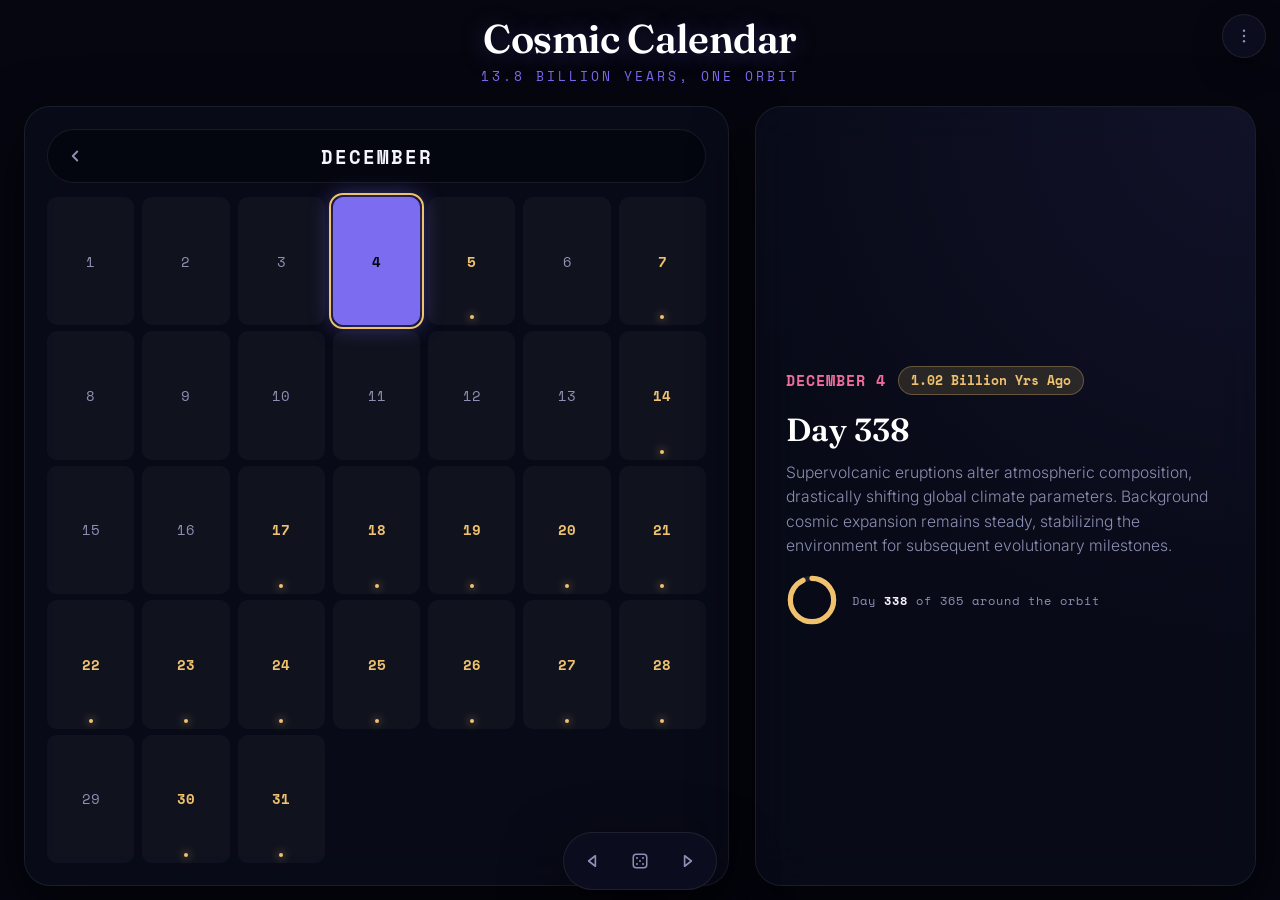
<file: game1.html>
<!DOCTYPE html>
<html lang="en">
<head>
<meta charset="UTF-8">
<meta name="viewport" content="width=device-width, initial-scale=1.0">
<meta name="theme-color" content="#05060f">
<title>Cosmic Calendar — Game 1</title>
<link rel="preconnect" href="https://fonts.googleapis.com">
<link rel="preconnect" href="https://fonts.gstatic.com" crossorigin>
<link href="https://fonts.googleapis.com/css2?family=Fraunces:ital,wght@0,500;0,600;0,700;1,500&family=Space+Mono:wght@400;700&family=Inter:wght@300;400;500;600&display=swap" rel="stylesheet">
<link rel="stylesheet" href="shared.css">
<style>
  /* ============ Calendar-specific styles ============ */
  .calendar-section{ padding:20px; gap:16px; }

  .month-nav{
    flex:0 0 auto;
    display:flex; align-items:center; justify-content:space-between;
    background:rgba(0,0,0,0.35);
    border:1px solid var(--panel-border);
    border-radius:50px;
    padding:6px;
  }
  .nav-btn{
    background:transparent; border:none; color:var(--text-muted);
    cursor:pointer;
    width:44px; height:44px; border-radius:50%;
    display:flex; align-items:center; justify-content:center;
    transition:background .25s ease, color .25s ease, box-shadow .25s ease;
  }
  .nav-btn:hover{ background:rgba(255,255,255,0.08); color:var(--nebula-rose); }
  .nav-btn:focus-visible{ outline:2px solid var(--stellar-gold); outline-offset:2px; }
  .nav-btn:disabled{ opacity:0; pointer-events:none; cursor:default; }
  .month-display{
    font-family:'Space Mono',monospace; font-weight:700;
    font-size:clamp(0.95rem, 3vw, 1.2rem);
    letter-spacing:2px; text-transform:uppercase; color:var(--text-primary);
  }

  .calendar-grid{
    flex:1; display:grid;
    grid-template-columns:repeat(7, 1fr);
    grid-auto-rows:minmax(40px, 1fr);
    gap:6px; min-height:0;
  }

  .day{
    background:rgba(255,255,255,0.03);
    border-radius:12px;
    display:flex; align-items:center; justify-content:center;
    font-family:'Space Mono',monospace;
    font-size:clamp(0.75rem, 2.4vw, 1rem);
    color:var(--text-muted);
    cursor:pointer; user-select:none;
    border:1px solid transparent;
    transition:background .25s cubic-bezier(.2,.8,.2,1), color .25s ease, transform .2s ease, border-color .25s ease;
    opacity:0; transform:scale(0.9);
    animation:softPop .4s ease forwards;
    animation-delay:calc(var(--i) * 8ms);
  }
  html.no-motion .day{ opacity:1; transform:none; animation:none; }
  @keyframes softPop{ to{ opacity:1; transform:scale(1); } }

  .day:hover{ background:rgba(255,255,255,0.09); color:var(--text-primary); }
  .day:focus-visible{ outline:2px solid var(--stellar-gold); outline-offset:2px; color:var(--text-primary); }

  .day.major-event{ color:var(--stellar-gold); font-weight:700; position:relative; }
  .day.major-event::after{
    content:''; position:absolute; bottom:5px; width:4px; height:4px; border-radius:50%;
    background:var(--stellar-gold); box-shadow:0 0 8px var(--stellar-gold);
  }
  .day.active{
    background:var(--nebula-violet); color:#05060f; border-color:var(--nebula-violet);
    box-shadow:0 0 22px rgba(124,108,240,0.55);
    font-weight:700; transform:scale(1.06); z-index:2;
  }
  .day.active::after{ display:none; }

  .event-panel{ padding:28px 24px; justify-content:center; position:relative; overflow:hidden; }
  .event-panel::before{
    content:''; position:absolute; inset:0;
    background:radial-gradient(circle at top right, rgba(124,108,240,0.08), transparent 60%);
    pointer-events:none;
  }
  .event-content{
    display:flex; flex-direction:column; justify-content:center;
    opacity:0; transform:translateY(10px);
    transition:opacity .4s ease, transform .4s ease;
  }
  .event-content.visible{ opacity:1; transform:translateY(0); }

  .meta-header{ display:flex; align-items:center; gap:12px; margin-bottom:16px; flex-wrap:wrap; }
  .event-date{
    font-family:'Space Mono',monospace; color:var(--nebula-rose);
    font-size:clamp(0.75rem, 2vw, 0.95rem); font-weight:700; letter-spacing:1px; text-transform:uppercase;
  }
  .time-ago{
    background:rgba(240,194,110,0.14); color:var(--stellar-gold);
    padding:4px 12px; border-radius:20px;
    font-family:'Space Mono',monospace;
    font-size:clamp(0.65rem, 1.8vw, 0.8rem); font-weight:700;
    border:1px solid rgba(240,194,110,0.3);
  }
  .event-title{
    font-family:'Fraunces',serif; font-weight:600;
    font-size:clamp(1.4rem, 4.2vw, 2.4rem);
    color:#fff; line-height:1.2; margin-bottom:16px;
  }
  .event-desc{
    font-size:clamp(0.92rem, 2.4vw, 1.1rem);
    color:var(--text-muted); line-height:1.65; font-weight:300; max-width:52ch;
    max-height: 35vh; overflow-y: auto; padding-right: 12px;
  }
  .event-desc::-webkit-scrollbar { width: 6px; }
  .event-desc::-webkit-scrollbar-track { background: transparent; }
  .event-desc::-webkit-scrollbar-thumb { background: rgba(255,255,255,0.15); border-radius: 10px; }
  .event-desc::-webkit-scrollbar-thumb:hover { background: rgba(255,255,255,0.25); }

  .orbit-progress{ display:flex; align-items:center; gap:14px; margin-top:22px; }
  .orbit-progress svg{ width:52px; height:52px; flex:0 0 auto; transform:rotate(-90deg); }
  .orbit-progress .track{ fill:none; stroke:rgba(255,255,255,0.09); stroke-width:6; }
  .orbit-progress .arc{ fill:none; stroke:var(--stellar-gold); stroke-width:6; stroke-linecap:round; transition:stroke-dashoffset .5s ease; }
  .orbit-progress .orbit-label{
    font-family:'Space Mono',monospace; font-size:0.75rem; color:var(--text-muted); letter-spacing:1px;
  }
  .orbit-progress .orbit-label strong{ color:var(--text-primary); }

  @media (min-width:600px){
    .calendar-grid{ gap:8px; }
    .event-panel{ padding:36px 40px; }
  }
  @media (min-width:768px){
    .calendar-section{ padding:28px; }
    .day{ border-radius:14px; }
  }
  @media (min-width:992px){
    .app-container{ flex-direction:row; gap:2vw; height:100%; }
    .calendar-section{ flex:1.2; padding:3.5vh 2.6vw; gap:2vh; }
    .event-panel{ flex:0.8; padding:5vh 3.4vw; }
    .calendar-grid{ gap:1vh 0.9vw; }
    .month-nav{ flex:0 0 6vh; }
    .nav-btn{ width:5vh; height:5vh; }
  }
  @media (min-width:1400px){
    .event-title{ font-size:clamp(1.8rem, 3vw, 2.7rem); }
  }
  @media (max-width:380px){
    .calendar-grid{ gap:4px; }
    .day{ border-radius:9px; }
  }

  /* Desktop sizing: keep the calendar elegant and slightly more compact on wide screens. */
  @media (min-width:992px){
    .app-container{width:calc(100% - 48px);max-width:1360px;}
  }
  @media (min-width:1400px){
    .app-container{width:calc(100% - 64px);max-width:1360px;}
  }

  /* Compact desktop composition */
  @media (min-width:992px){
    .app-container{width:calc(100% - 48px) !important;max-width:1360px !important;height:min(68vh,560px) !important;}
    .calendar-section{padding:22px !important;gap:14px !important;}
    .event-panel{padding:28px 30px !important;}
    .calendar-grid{gap:6px 8px !important;}
    .day{font-size:.9rem !important;border-radius:10px !important;}
    .month-nav{min-height:52px !important;}
    .nav-btn{width:42px !important;height:42px !important;}
    .event-title{font-size:2rem !important;margin-bottom:12px !important;}
    .event-desc{font-size:.98rem !important;line-height:1.55 !important;max-height:28vh !important;}
    .orbit-progress{margin-top:16px !important;}
  }
  @media (min-width:1400px){
    .app-container{width:calc(100% - 64px) !important;max-width:1360px !important;height:540px !important;}
  }
  @media (max-width:991px){
    body[data-game-index="0"]{gap:12px;padding-bottom:94px!important;}
    body[data-game-index="0"] header{padding:0 54px 0 14px;box-sizing:border-box;}
    body[data-game-index="0"] .app-container{
      width:calc(100% - 20px)!important;max-width:none!important;
      margin:0 auto!important;gap:12px!important;flex:0 0 auto!important;
    }
    body[data-game-index="0"] .calendar-section{
      width:100%!important;height:min(60vh,440px)!important;min-height:360px!important;
      flex:none!important;padding:12px!important;gap:10px!important;border-radius:20px!important;
    }
    body[data-game-index="0"] .month-nav{min-height:50px!important;padding:4px!important;}
    body[data-game-index="0"] .nav-btn{width:42px!important;height:42px!important;}
    body[data-game-index="0"] .month-display{font-size:.9rem!important;letter-spacing:1.5px!important;}
    body[data-game-index="0"] .calendar-grid{gap:5px!important;grid-auto-rows:minmax(34px,1fr)!important;}
    body[data-game-index="0"] .day{border-radius:9px!important;font-size:.75rem!important;}
    body[data-game-index="0"] .event-panel{
      width:100%!important;min-height:220px!important;height:auto!important;flex:none!important;
      padding:20px 18px!important;border-radius:20px!important;justify-content:flex-start!important;
    }
    body[data-game-index="0"] .event-content{width:100%!important;}
    body[data-game-index="0"] .event-title{font-size:1.45rem!important;line-height:1.22!important;}
    body[data-game-index="0"] .event-desc{
      font-size:.9rem!important;line-height:1.55!important;max-height:none!important;
      overflow:visible!important;padding-right:0!important;
    }
    body[data-game-index="0"] .orbit-progress{margin-top:14px!important;}
  }
</style>
    
      <link rel="icon" type="image/svg+xml" href="./favicon.svg?v=20260921-5">
</head>
<body data-game-index="0">
  <!-- Shared arcade controls are generated by shared.js. -->

  <div class="bg-void"></div>
  <div class="bg-grid"></div>
  <div class="bg-orbit-wrap"><svg id="orbit-svg" viewBox="0 0 700 700"></svg></div>
  <canvas id="starfield" aria-hidden="true"></canvas>
</div>

  <header>
    <h1>Cosmic Calendar</h1>
    <p class="eyebrow">13.8 Billion Years, One Orbit</p>
  </header>

  <div class="app-container">
    <div class="glass-panel calendar-section">
      <div class="month-nav">
        <!-- Replaced with perfectly centered SVG arrows -->
        <button id="prev-month" class="nav-btn" aria-label="Previous month" type="button">
          <svg viewBox="0 0 24 24" fill="none" stroke="currentColor" stroke-width="2.5" stroke-linecap="round" stroke-linejoin="round" style="width: 18px; height: 18px;"><path d="M15 18l-6-6 6-6"/></svg>
        </button>
        <div id="current-month-display" class="month-display">September</div>
        <button id="next-month" class="nav-btn" aria-label="Next month" type="button">
          <svg viewBox="0 0 24 24" fill="none" stroke="currentColor" stroke-width="2.5" stroke-linecap="round" stroke-linejoin="round" style="width: 18px; height: 18px;"><path d="M9 18l6-6-6-6"/></svg>
        </button>
      </div>

      <div class="calendar-grid" id="calendar-grid" role="grid" aria-label="Cosmic calendar days"></div>
    </div>

    <!-- Hidden by default event panel -->
    <div class="glass-panel event-panel">
      <div class="event-content visible" id="event-content" aria-live="polite">
        <div class="meta-header" id="meta-header" style="display: none;">
          <span class="event-date" id="display-date"></span>
          <span class="time-ago" id="display-time"></span>
        </div>
        
        <div class="event-title" id="display-title">Loading...</div>
        
        <div class="event-desc" id="display-desc"></div>
        
        <div class="orbit-progress" id="orbit-progress" style="display: none;">
          <svg viewBox="0 0 60 60" aria-hidden="true">
            <circle class="track" cx="30" cy="30" r="25"></circle>
            <circle class="arc" id="orbit-arc" cx="30" cy="30" r="25" stroke-dasharray="157" stroke-dashoffset="157"></circle>
          </svg>
          <div class="orbit-label" id="orbit-label"></div>
        </div>
      </div>
    </div>
  </div>

  

<script src="shared.js?v=20260922"></script>
<script>
(function(){
  var reduceMotion = document.documentElement.classList.contains('no-motion');
  var todayDate = new Date();
  var currentYear = todayDate.getFullYear();
  var isLeapYear = (currentYear % 4 === 0 && currentYear % 100 !== 0) || (currentYear % 400 === 0);
  var daysInMonth = [31,isLeapYear ? 29 : 28,31,30,31,30,31,31,30,31,30,31];
  var monthNames = ["January","February","March","April","May","June","July","August","September","October","November","December"];
  var REAL_TODAY_MONTH = todayDate.getMonth();
  var REAL_TODAY_DATE = todayDate.getDate();
  var currentMonthIndex = REAL_TODAY_MONTH;

  function autoSelectForMonth(monthIndex){
    var day = (monthIndex === REAL_TODAY_MONTH) ? REAL_TODAY_DATE : 1;
    return Math.min(day, daysInMonth[monthIndex]);
  }

  function updateMonthNavButtons(){
    document.getElementById('prev-month').disabled = (currentMonthIndex === 0);
    document.getElementById('next-month').disabled = (currentMonthIndex === 11);
  }

  var TOTAL_AGE_YEARS = 13800000000;
  var YEARS_PER_DAY = TOTAL_AGE_YEARS / 365;

  var majorEvents = {
    0: {
      1: { title:"Big Bang & First Atoms", desc:"The universe begins. Within the first 14 minutes, cosmic background radiation is emitted, and the very first atoms form." },
      10:{ title:"First Stars Ignite", desc:"The cosmic dark ages end. Gravity pulls primordial hydrogen together to ignite the very first massive stars." },
      19:{ title:"Oldest Gamma Ray Burst", desc:"GRB 090423, the oldest known Gamma Ray Burst, erupts across the ancient, dark universe." },
      26:{ title:"First Galaxies Form", desc:"The universe's very first galaxies begin to take shape from massive clouds of hydrogen gas and dark matter." }
    },
    2: { 1:{ title:"Milky Way Formed", desc:"Our home galaxy, the Milky Way, is officially formed, taking its early place in the cosmos." } },
    4: { 13:{ title:"Milky Way Disk Formed", desc:"The Milky Way Galaxy's distinct, flat disk shape is formed after billions of years of chaotic galactic evolution." } },
    8: {
      9: { title:"Solar System Formation", desc:"A molecular cloud collapses to form the early Sun and the swirling protoplanetary disk of our Solar System." },
      14:{ title:"Earth & First Biotic Life", desc:"The Earth and Moon form. The first known remains of biotic life appear in rocks that will eventually become Western Australia." },
      21:{ title:"First Life (Prokaryotes)", desc:"Simple, single-celled life forms without a nucleus firmly establish themselves in the primordial oceans." },
      30:{ title:"Photosynthesis Emerges", desc:"Early life develops photosynthesis, the incredible biological technology to convert stellar radiation into energy." }
    },
    9: { 29:{ title:"Atmospheric Oxygenation", desc:"Photosynthetic life pumps massive amounts of oxygen into the atmosphere, fundamentally altering Earth's chemistry." } },
    10:{ 9:{ title:"Complex Cells (Eukaryotes)", desc:"The first cells with a distinct nucleus appear, unlocking the pathway for advanced, multicellular biology." } },
    11:{
      5: { title:"First Multicellular Life", desc:"Individual cells begin cooperating, giving rise to the very first multicellular biological structures." },
      7: { title:"Simple Animals", desc:"The first simple animals emerge in the darkness of the deep oceans." },
      14:{ title:"Arthropods", desc:"Arthropods, the ancient armored ancestors of modern insects and arachnids, appear." },
      17:{ title:"Cambrian Explosion & Fish", desc:"A massive biological boom! Most major animal phyla appear. The first true fish swim in the ancient seas." },
      18:{ title:"Vertebrates", desc:"Organisms possessing skeletal backbones (vertebrates) firmly establish themselves on Earth." },
      19:{ title:"Land Plants & Extinction", desc:"Plants conquer the land. Simultaneously, Earth suffers the devastating Ordovician-Silurian extinction event." },
      20:{ title:"Jawed Fish", desc:"Fish evolve complex jaws, becoming the oceans' first true vertebrate apex predators." },
      21:{ title:"Insects & Seeds", desc:"Insects take to the land and air, while terrestrial plants develop seeds to spread across the continents." },
      22:{ title:"Amphibians & Extinction", desc:"Amphibians thrive, but the planet is rocked by the catastrophic Late Devonian extinction event." },
      23:{ title:"Reptiles", desc:"The first true reptiles evolve, completely breaking their biological dependence on water for reproduction." },
      24:{ title:"Permian-Triassic Extinction", desc:"The 'Great Dying'. A catastrophic mass extinction event where 57% of all biological families die." },
      25:{ title:"Dinosaurs", desc:"The era of the Dinosaurs begins as they quickly rise to dominate all terrestrial ecosystems." },
      26:{ title:"Mammals & Extinction", desc:"The first mammals emerge in the shadows, coinciding with the Triassic-Jurassic extinction event." },
      27:{ title:"Birds", desc:"Avian dinosaurs take to the skies, evolving into the first true avian species." },
      28:{ title:"Flowers", desc:"Angiosperms (flowering plants) bloom for the first time, transforming the landscape forever." },
      30:{ title:"K-Pg Extinction & Primates", desc:"At 06:24, the Cretaceous-Paleogene event wipes out non-avian dinosaurs. Early primates emerge in the aftermath." },
      31:{ title:"Human Evolution", desc:"Apes appear at 06:05. Hominids arrive by 14:24. Modern humans evolve in the final few minutes before midnight." }
    }
  };

  var proceduralTexts = [
    [
      "A hypernova explodes in a primordial dwarf galaxy, emitting a massive gamma-ray burst.",
      "Supermassive black hole collision detected, creating ripples in the fabric of spacetime.",
      "A rogue proto-galaxy is dismantled by the intense tidal forces of a larger cosmic neighbor.",
      "Dark matter halos condense, establishing the invisible scaffolding for future superclusters.",
      "Universal expansion continues rapidly. Ancient quasars cast high-energy radiation across the void."
    ],
    [
      "Two massive spiral galaxies enter a gravitational dance, projecting an imminent cosmic merger.",
      "Short-lived stellar lifecycles terminate in supernovae, seeding the cosmos with heavy elements.",
      "A rogue stellar body is violently ejected from its home cluster after encountering a singularity.",
      "Distant quasar telemetry fades as its central supermassive black hole consumes all local matter.",
      "Fierce stellar winds from giant blue stars form massive glowing gas bubbles in the interstellar medium."
    ],
    [
      "Stellar nurseries are highly active. The birth of millions of stars is observed across local clusters.",
      "A rogue asteroid collision is detected with a newly formed exoplanet in a chaotic young star system.",
      "A protoplanetary disk is disturbed by a passing giant star, altering the orbits of its infant planets.",
      "Universal metallicity rises steadily. The raw ingredients for rocky terrestrial planets are now abundant.",
      "Early planetary bodies are violently sweeping their orbital paths clear of remaining rocky debris."
    ],
    [
      "A massive meteorite impacts primitive oceans, sending continent-spanning tsunamis across coastlines.",
      "A severe global ice age takes hold. Glaciers advance from the poles, locking oceans beneath thick ice.",
      "Supervolcanic eruptions alter atmospheric composition, drastically shifting global climate parameters.",
      "Shifting tectonic plates open massive hydrothermal vents, releasing mineral-rich fluid into the deep ocean.",
      "Continental drift forces massive landmass collisions, establishing jagged, towering mountain ranges.",
      "Atmospheric greenhouse gas fluctuations trigger a localized extinction of early microscopic organisms.",
      "A powerful geomagnetic storm from the young Sun violently strips the atmosphere of a neighboring planet."
    ]
  ];

  function dayOfYearFor(monthIndex, dayIndex){
    var d = 0;
    for(var i=0;i<monthIndex;i++){ d += daysInMonth[i]; }
    return d + dayIndex;
  }

  function getProceduralEvent(monthIndex, dayIndex){
    var doy = dayOfYearFor(monthIndex, dayIndex);
    var yearsAgoRaw = TOTAL_AGE_YEARS - (doy * YEARS_PER_DAY);
    var timeString;
    if(yearsAgoRaw > 1000000000){
      timeString = (yearsAgoRaw/1000000000).toFixed(2) + " Billion Yrs Ago";
    } else {
      timeString = (yearsAgoRaw/1000000).toFixed(0) + " Million Yrs Ago";
    }
    if(monthIndex===11 && dayIndex===31){ timeString = "Present Era"; }

    var quarter = Math.floor(monthIndex/3);
    var texts = proceduralTexts[quarter];
    var textLog = texts[(monthIndex*31+dayIndex) % texts.length];

    var dynamicTitle = "Day " + doy; // Updated to natural Day X format
    var desc = textLog + " Background cosmic expansion remains steady, stabilizing the environment for subsequent evolutionary milestones.";

    return { title:dynamicTitle, desc:desc, timeAgo:timeString };
  }

  var grid = document.getElementById('calendar-grid');
  var displayDate = document.getElementById('display-date');
  var displayTime = document.getElementById('display-time');
  var displayTitle = document.getElementById('display-title');
  var displayDesc = document.getElementById('display-desc');
  var eventContent = document.getElementById('event-content');
  var monthDisplay = document.getElementById('current-month-display');
  var orbitArc = document.getElementById('orbit-arc');
  var orbitLabel = document.getElementById('orbit-label');
  var ORBIT_CIRCUMFERENCE = 2*Math.PI*25;

  function updateOrbitProgress(monthIndex, dayIndex){
    var doy = dayOfYearFor(monthIndex, dayIndex);
    var fraction = doy/365;
    var offset = ORBIT_CIRCUMFERENCE * (1-fraction);
    orbitArc.style.strokeDasharray = ORBIT_CIRCUMFERENCE;
    orbitArc.style.strokeDashoffset = offset;
    orbitLabel.innerHTML = 'Day <strong>'+doy+'</strong> of 365 around the orbit';
  }

  function selectDay(monthIndex, dayEl, dayIndex, eventData){
    document.querySelectorAll('.day').forEach(function(d){
      d.classList.remove('active');
      d.setAttribute('tabindex','-1');
      d.setAttribute('aria-selected','false');
    });
    dayEl.classList.add('active');
    dayEl.setAttribute('tabindex','0');
    dayEl.setAttribute('aria-selected','true');

    eventContent.classList.remove('visible');
    setTimeout(function(){
      document.getElementById('meta-header').style.display = 'flex';
      document.getElementById('orbit-progress').style.display = 'flex';
      displayDate.textContent = monthNames[monthIndex] + ' ' + dayIndex;
      displayTime.textContent = eventData.timeAgo;
      displayTitle.textContent = eventData.title;
      displayDesc.textContent = eventData.desc;
      eventContent.classList.add('visible');
      updateOrbitProgress(monthIndex, dayIndex);
    }, reduceMotion ? 0 : 200);
  }

  function renderCalendar(monthIndex, selectIndex){
    monthDisplay.textContent = monthNames[monthIndex];
    grid.innerHTML = '';
    var days = daysInMonth[monthIndex];
    var monthMajorEvents = majorEvents[monthIndex] || {};
    var dayEls = [];
    var dayData = [];

    if(typeof selectIndex !== 'number'){ selectIndex = autoSelectForMonth(monthIndex); }
    selectIndex = Math.min(Math.max(selectIndex, 1), days);

    for(var i=1;i<=days;i++){
      (function(i){
        var dayEl = document.createElement('div');
        dayEl.className = 'day';
        dayEl.textContent = i;
        dayEl.style.setProperty('--i', i);
        dayEl.setAttribute('role','gridcell');
        dayEl.setAttribute('tabindex', i===selectIndex ? '0' : '-1');

        var eventData;
        if(monthMajorEvents[i]){
          dayEl.classList.add('major-event');
          var tempProcedural = getProceduralEvent(monthIndex, i);
          eventData = { title:monthMajorEvents[i].title, desc:monthMajorEvents[i].desc, timeAgo:tempProcedural.timeAgo };
        } else {
          eventData = getProceduralEvent(monthIndex, i);
        }

        dayEl.setAttribute('aria-label', monthNames[monthIndex]+' '+i+' — '+eventData.title+', '+eventData.timeAgo);

        dayEl.addEventListener('click', function(){
          selectDay(monthIndex, dayEl, i, eventData);
        });

        dayEl.addEventListener('keydown', function(e){
          handleDayKeydown(e, monthIndex, i, dayEl, eventData);
        });

        grid.appendChild(dayEl);
        dayEls.push(dayEl);
        dayData.push(eventData);
      })(i);
    }

    var target = dayEls[selectIndex-1];
    if(target){
      selectDay(monthIndex, target, selectIndex, dayData[selectIndex-1]);
      target.focus();
    }

    updateMonthNavButtons();
  }

  function handleDayKeydown(e, monthIndex, dayIndex, dayEl, eventData){
    var key = e.key;
    if(key==='Enter' || key===' ' || key==='Spacebar'){
      e.preventDefault();
      selectDay(monthIndex, dayEl, dayIndex, eventData);
      return;
    }
    var days = daysInMonth[monthIndex];
    if(key==='ArrowRight'){
      e.preventDefault();
      if(dayIndex+1 > days){ if(monthIndex < 11){ goToMonth(monthIndex+1, 1); } }
      else { focusDayInCurrentMonth(dayIndex+1); }
    } else if(key==='ArrowLeft'){
      e.preventDefault();
      if(dayIndex-1 < 1){ if(monthIndex > 0){ var pm=monthIndex-1; goToMonth(pm, daysInMonth[pm]); } }
      else { focusDayInCurrentMonth(dayIndex-1); }
    } else if(key==='ArrowDown'){
      e.preventDefault();
      var down = Math.min(dayIndex+7, days);
      focusDayInCurrentMonth(down);
    } else if(key==='ArrowUp'){
      e.preventDefault();
      var up = Math.max(dayIndex-7, 1);
      focusDayInCurrentMonth(up);
    }
  }

  function focusDayInCurrentMonth(idx){
    var cells = grid.querySelectorAll('.day');
    cells.forEach(function(d){ d.setAttribute('tabindex','-1'); });
    var target = cells[idx-1];
    if(target){ target.setAttribute('tabindex','0'); target.focus(); }
  }

  function goToMonth(monthIndex, focusIndex){
    currentMonthIndex = monthIndex;
    renderCalendar(currentMonthIndex, focusIndex);
  }

  document.getElementById('prev-month').addEventListener('click', function(){
    if(currentMonthIndex === 0) return;
    currentMonthIndex = currentMonthIndex-1;
    renderCalendar(currentMonthIndex);
  });
  document.getElementById('next-month').addEventListener('click', function(){
    if(currentMonthIndex === 11) return;
    currentMonthIndex = currentMonthIndex+1;
    renderCalendar(currentMonthIndex);
  });

  var touchStartX = null;
  var calendarSection = document.querySelector('.calendar-section');
  calendarSection.addEventListener('touchstart', function(e){
    touchStartX = e.changedTouches[0].clientX;
  }, {passive:true});
  calendarSection.addEventListener('touchend', function(e){
    if(touchStartX===null) return;
    var dx = e.changedTouches[0].clientX - touchStartX;
    if(Math.abs(dx) > 50){
      if(dx < 0){ document.getElementById('next-month').click(); }
      else { document.getElementById('prev-month').click(); }
    }
    touchStartX = null;
  }, {passive:true});

  renderCalendar(currentMonthIndex);
})();
</script>
</body>
</html>
</file>
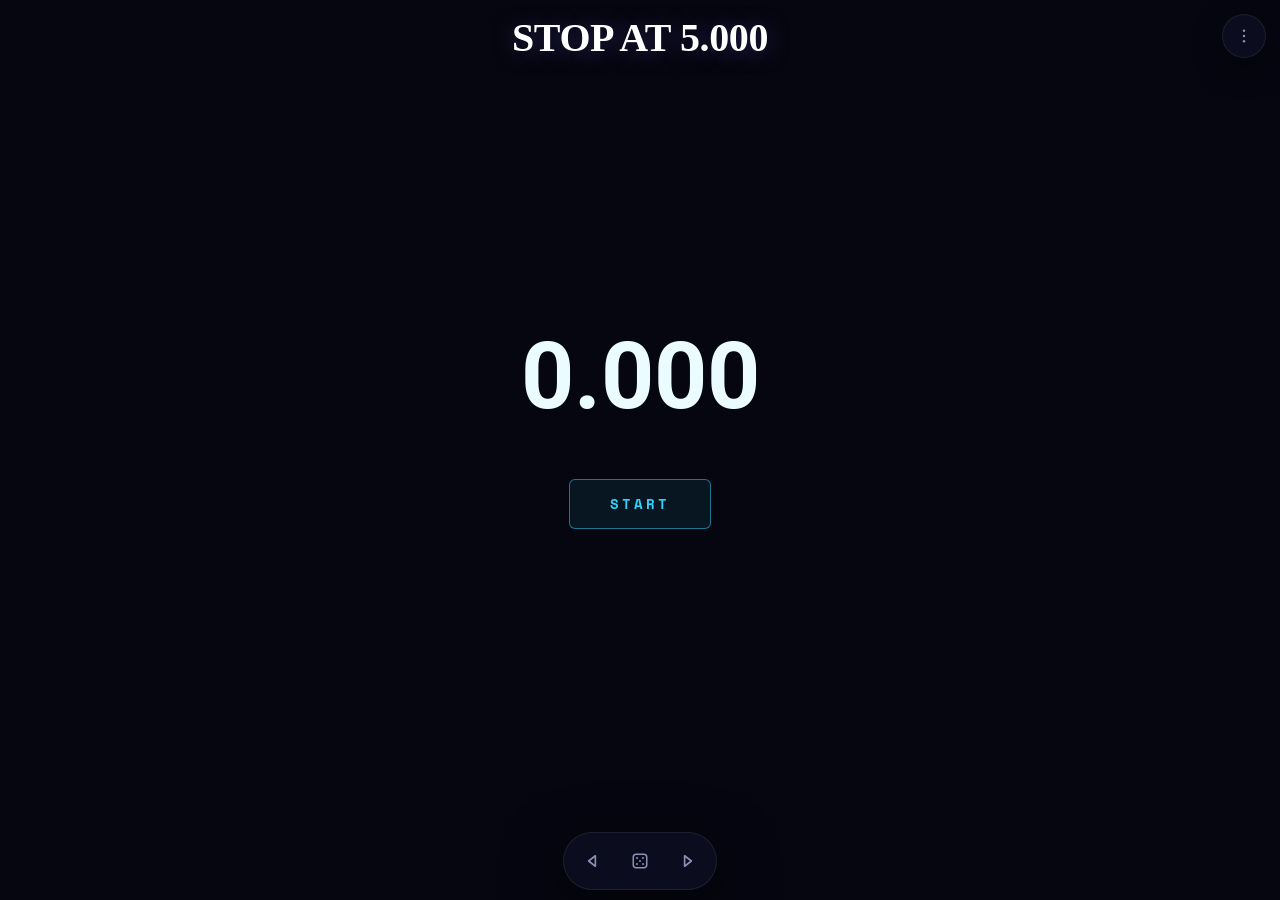
<file: game3.html>
<!DOCTYPE html>
<html lang="en">
<head>
<meta charset="UTF-8">
<meta name="viewport" content="width=device-width, initial-scale=1.0">
<meta name="theme-color" content="#05060f">
<title>Stop at 5.000 — Cosmic Arcade</title>
<link rel="preconnect" href="https://fonts.googleapis.com">
<link rel="preconnect" href="https://fonts.gstatic.com" crossorigin>
<link href="https://fonts.googleapis.com/css2?family=Roboto:wght@400;700;900&family=Space+Mono:wght@400;700&display=swap" rel="stylesheet">
<link rel="stylesheet" href="shared.css">
<style>
  header { position: relative; z-index: 2; }

  .timer-title {
    font-family: 'Roboto', sans-serif;
    font-weight: 900;
    text-transform: uppercase;
    font-size: clamp(1.2rem, 5vw, 2rem);
    letter-spacing: 4px;
    color: #eafcff;
  }

  .timer-panel {
    flex: 1;
    display: flex;
    flex-direction: column;
    align-items: center;
    justify-content: center;
    gap: 20px;
    padding: 20px;
    position: relative;
    z-index: 2;
  }

  .timer-display {
    font-family: 'Roboto', sans-serif;
    font-weight: 700;
    font-size: clamp(2.8rem, 14vw, 5.8rem);
    color: #eafcff;
    transition: opacity .6s ease, color .3s ease;
    font-variant-numeric: tabular-nums;
  }

  .timer-panel.danger .timer-display { color: #ff5470; }
  .timer-panel.hidden-phase .timer-display { opacity: 0; }

  .timer-btn {
    font-family: 'Space Mono', monospace;
    font-weight: 700;
    letter-spacing: 3px;
    text-transform: uppercase;
    font-size: 0.85rem;
    padding: 14px 40px;
    border-radius: 6px;
    margin-top: 28px;
    border: 1px solid rgba(45,212,255,0.5);
    background: rgba(45,212,255,0.08);
    color: #2dd4ff;
    cursor: pointer;
    transition: background .25s ease, color .25s ease, transform .15s ease, border-color .25s ease;
  }
  .timer-btn:hover { background: rgba(45,212,255,0.16); transform: translateY(-2px); }
  .timer-btn:active { transform: translateY(0) scale(0.97); }
  .timer-btn.stop { border-color: rgba(255,45,120,0.6); background: rgba(255,45,120,0.1); color: #ff5470; }
  .timer-btn.stop:hover { 
  background: #ff5470; 
  color: #ffffff; 
  border-color: #ff5470; 
  }
  .timer-btn:focus-visible { outline: 2px solid #2dd4ff; outline-offset: 3px; }

  .timer-result {
    font-family: 'Space Mono', monospace;
    font-size: clamp(0.8rem, 2.2vw, 0.95rem);
    letter-spacing: 1px;
    text-transform: uppercase;
    min-height: 1.4em;
    opacity: 0;
    transform: translateY(6px);
    transition: opacity .35s ease, transform .35s ease;
    text-align: center;
  }
  .timer-result.visible { opacity: 1; transform: translateY(0); }
  .timer-result.fail { color: #ff5470; }
  .timer-result.miss { color: #2dd4ff; }
  .timer-result.perfect { color: #7dffb2; font-weight: 700; }

  /* Redesigned Official X Button */
  .share-btn {
    font-family: 'Space Mono', monospace;
    font-weight: 700;
    letter-spacing: 1px;
    text-transform: uppercase;
    font-size: 0.8rem;
    padding: 12px 28px;
    border-radius: 9999px;
    margin-top: 10px;
    border: 1px solid #333;
    background: #000000;
    color: #ffffff;
    cursor: pointer;
    display: flex;
    align-items: center;
    gap: 10px;
    opacity: 0;
    transform: translateY(6px);
    pointer-events: none;
    transition: opacity .35s ease, transform .35s ease, background .2s ease;
  }
  .share-btn.visible { opacity: 1; transform: translateY(0); pointer-events: auto; }
  .share-btn:hover { background: #1a1a1a; }
  .share-btn svg { width: 14px; height: 14px; fill: #ffffff; }
</style>
    
      <link rel="icon" type="image/svg+xml" href="./favicon.svg?v=20260921-5">
</head>
<body data-game-index="2">
  <!-- Shared arcade controls are generated by shared.js. -->
  <div class="bg-void"></div>
  <div class="bg-grid"></div>
  <div class="bg-orbit-wrap"><svg id="orbit-svg" viewBox="0 0 700 700"></svg></div>
  <canvas id="starfield" aria-hidden="true"></canvas>
</div>

  <header>
    <h1 class="timer-title">Stop at 5.000</h1>
  </header>

  <div class="app-container">
    <div class="timer-panel" id="timer-panel">
      <div class="timer-display" id="timer-display">0.000</div>
      <button class="timer-btn" id="timer-btn" type="button">Start</button>
      <div class="timer-result" id="timer-result" aria-live="polite"></div>

      <button class="share-btn" id="share-btn" type="button">
        <svg viewBox="0 0 24 24" fill="currentColor"><path d="M18.244 2.25h3.308l-7.227 8.26 8.502 11.24H16.17l-5.214-6.817L4.99 22.75H1.68l7.73-8.835L1.254 2.25H8.08l4.713 6.231zm-1.161 17.52h1.833L7.084 4.126H5.117z"/></svg>
        Share on 𝕏
      </button>
    </div>
  </div>

  

<script src="shared.js?v=20260922"></script>
<script>
(function(){
  var display = document.getElementById('timer-display');
  var btn = document.getElementById('timer-btn');
  var result = document.getElementById('timer-result');
  var panel = document.getElementById('timer-panel');
  var shareBtn = document.getElementById('share-btn');
  
  var TARGET = 5.000;
  var TIMEOUT = 10.000;
  var HIDE_AFTER = 2.000;
  var DANGER_AFTER = 8.000;
  var running = false;
  var startTime = 0;
  var rafId = null;
  var shareText = '';

  function tick(){
    if(!running) return;
    var elapsed = (performance.now() - startTime) / 1000;
    if(elapsed >= TIMEOUT){
      finish(TIMEOUT, true);
      return;
    }
    display.textContent = elapsed.toFixed(3);
    panel.classList.toggle('hidden-phase', elapsed >= HIDE_AFTER);
    panel.classList.toggle('danger', elapsed >= DANGER_AFTER);
    rafId = requestAnimationFrame(tick);
  }

  function start(){
    running = true;
    startTime = performance.now();
    display.textContent = '0.000';
    panel.classList.remove('hidden-phase', 'danger');
    btn.textContent = 'Stop';
    btn.classList.add('stop');
    panel.classList.add('running');
    result.classList.remove('visible', 'fail', 'miss', 'perfect');
    result.textContent = '';
    shareBtn.classList.remove('visible');
    rafId = requestAnimationFrame(tick);
  }

  function finish(elapsedRaw, timedOut){
    running = false;
    if(rafId) cancelAnimationFrame(rafId);

    panel.classList.remove('running', 'hidden-phase', 'danger');
    btn.textContent = 'Try Again';
    btn.classList.remove('stop');

    var pageUrl = window.location.href;

    if(timedOut){
      display.textContent = TIMEOUT.toFixed(3);
      result.textContent = "How Slow You Are";
      result.classList.add('visible', 'fail');
      var diffSec = (TIMEOUT - TARGET).toFixed(3);
      shareText = "I was just " + diffSec + " seconds away from stopping the timer at exactly 5.000. You should also try " + pageUrl;
      shareBtn.classList.add('visible');
      return;
    }

    var diffMs = Math.round((elapsedRaw - TARGET) * 1000);
    var clamped = Math.min(Math.max(elapsedRaw, 0), TIMEOUT);
    display.textContent = clamped.toFixed(3);

    if (diffMs === 0) {
      display.textContent = TARGET.toFixed(3);
      result.textContent = "PERFECT — Exactly 5.000";
      result.classList.add('visible', 'perfect');
      shareText = "I stopped the timer at exactly 5.000 seconds. PERFECT. You should also try " + pageUrl;
      shareBtn.classList.add('visible');
      return;
    }

    var diffSeconds = (Math.abs(diffMs) / 1000).toFixed(3);

    if (diffMs > 0) {
      result.textContent = diffSeconds + " seconds away - So Close";
    } else {
      result.textContent = diffSeconds + " seconds away - SO Early";
    }

    result.classList.add('visible', 'miss');
    shareText = "I was just " + diffSeconds + " seconds away from stopping the timer at exactly 5.000. You should also try " + pageUrl;
    shareBtn.classList.add('visible');
  }

  function toggle(){
    if(running){
      var elapsed = (performance.now() - startTime) / 1000;
      finish(elapsed, false);
    } else {
      start();
    }
  }

  btn.addEventListener('click', toggle);

  shareBtn.addEventListener('click', function(){
    var intentUrl = 'https://twitter.com/intent/tweet?text=' + encodeURIComponent(shareText);
    window.open(intentUrl, '_blank');
  });

  window.addEventListener('keydown', function(e){
    if(e.code === 'Space' || e.key === ' ' || e.key === 'Spacebar'){
      if(e.repeat) return;
      e.preventDefault();
      toggle();
    }
  });
})();
</script>
</body>
</html>
</file>
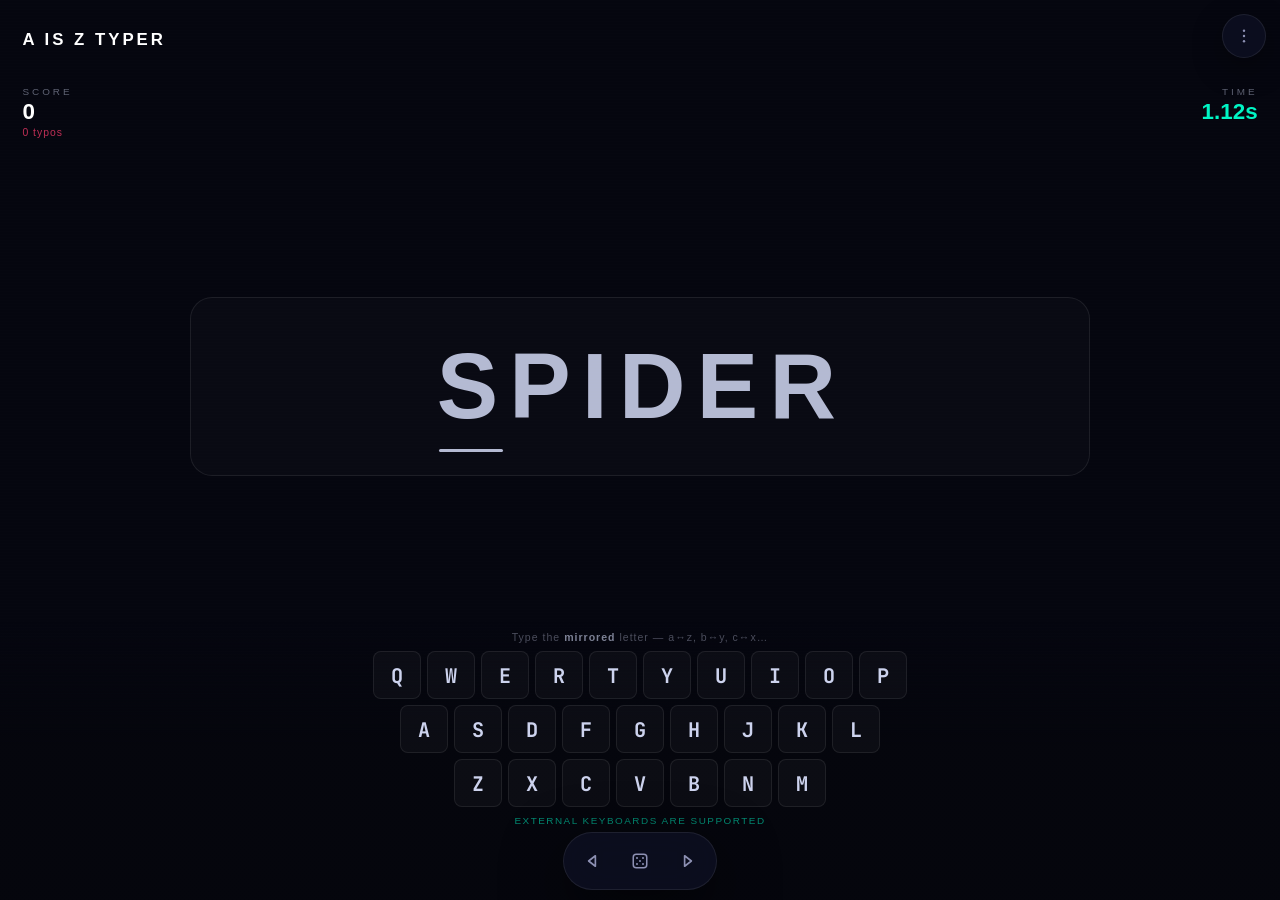
<file: game4.html>
<!DOCTYPE html>
<html lang="en">
<head>
<meta charset="UTF-8">
<meta name="viewport" content="width=device-width, initial-scale=1.0">
<meta name="theme-color" content="#05060d">
<title>A is Z Typer — Cosmic Arcade</title>
<link rel="preconnect" href="https://fonts.googleapis.com">
<link rel="preconnect" href="https://fonts.gstatic.com" crossorigin>
<link href="https://fonts.googleapis.com/css2?family=JetBrains+Mono:wght@400;500;700;800&display=swap" rel="stylesheet">
<style>
  :root {
    --bg-1: #05060d;
    --text-untyped: #cdd3ee;
    --color-correct: #00f5c4;
    --color-literal: #ffbe3d;
    --color-wrong: #ff3d6e;
    --panel-border: rgba(0, 245, 196, 0.18);
  }

  * { box-sizing: border-box; margin: 0; padding: 0; -webkit-tap-highlight-color: transparent; }
  html, body { height: 100%; width: 100%; overscroll-behavior: none; overflow: hidden; }
  html { background: var(--bg-1); overflow: hidden; width: 100%; }

  body {
    background:
      radial-gradient(ellipse 80% 60% at 50% 0%, rgba(0,245,196,0.08), transparent 60%),
      radial-gradient(ellipse 70% 55% at 100% 100%, rgba(124,108,240,0.10), transparent 60%),
      var(--bg-1);
    color: var(--text-untyped);
    font-family: 'JetBrains Mono', monospace;
    display: flex;
    flex-direction: column;
    height: 100vh;
    height: 100dvh;
    overflow: hidden;
    overscroll-behavior: none;
    position: relative;
    user-select: none;
  }

  @keyframes screenShake {
    10%, 90% { transform: translateX(-2px); }
    20%, 80% { transform: translateX(4px); }
    30%, 50%, 70% { transform: translateX(-8px); }
    40%, 60% { transform: translateX(8px); }
  }
  body.screen-shake .topbar,
  body.screen-shake .hud,
  body.screen-shake .stage-wrap,
  body.screen-shake .keyboard-dock {
    animation: screenShake 0.4s;
  }

  .scanlines {
    position: fixed; inset: 0; pointer-events: none; z-index: 1; opacity: 0.35;
    background: repeating-linear-gradient(to bottom, rgba(255,255,255,0.025) 0px, rgba(255,255,255,0.025) 1px, transparent 1px, transparent 3px);
  }

  /* ============ Top bar (title + settings) ============ */
  .topbar {
    flex: 0 0 auto;
    display: flex; align-items: center; justify-content: space-between;
    padding: 1rem 1.4rem;
    z-index: 20; position: relative;
  }
  .game-title {
    font-size: clamp(0.85rem, 2.4vw, 1.05rem);
    font-weight: 800; letter-spacing: 3px; text-transform: uppercase;
    color: #ffffff;
  }
    /* ============ HUD ============ */
  .hud {
    flex: 0 0 auto;
    display: flex; justify-content: space-between; align-items: flex-start;
    padding: 0 1.4rem;
    z-index: 2;
  }
  .hud-block { display: flex; flex-direction: column; gap: 2px; }
  .hud-label {
    font-size: 0.62rem; letter-spacing: 3px; text-transform: uppercase;
    color: rgba(205, 211, 238, 0.45); font-weight: 500;
  }
  .hud-value {
    font-size: clamp(1.1rem, 3.4vw, 1.4rem); font-weight: 700; color: #ffffff;
    font-variant-numeric: tabular-nums;
  }
  .typo-count {
    font-size: 0.65rem; font-weight: 500; letter-spacing: 1px;
    color: var(--color-wrong); opacity: 0.75;
    font-variant-numeric: tabular-nums;
  }
  #time { color: var(--color-correct); }

  /* ============ Main stage ============ */
  .main-stage {
    flex: 1; min-height: 0;
    display: flex; flex-direction: column; align-items: center; justify-content: center;
    padding: 0.5rem 3vw;
    padding-bottom: var(--kb-dock-height, 210px);
    z-index: 2;
  }

  .stage-wrap {
    display: flex; flex-direction: column; align-items: center; gap: clamp(14px, 3vh, 22px);
    z-index: 2; width: 100%; max-width: 900px;
    transition: opacity 0.5s ease;
  }
  .stage-wrap.fade-out { opacity: 0; }

  .word-card {
    position: relative;
    padding: clamp(1.2rem, 4vh, 2.6rem) clamp(1rem, 6vw, 3.5rem);
    border-radius: 22px;
    background: rgba(255, 255, 255, 0.02);
    border: 1px solid var(--panel-border);
    width: 100%;
    display: flex;
    justify-content: center;
  }

  .word-display {
    font-size: 3rem;
    font-weight: 700;
    letter-spacing: 0.08em;
    display: flex;
    flex-wrap: wrap;
    justify-content: center;
    align-items: baseline;
    gap: 0.3em;
    text-transform: uppercase;
    max-width: 100%;
  }

  .word-group { display: inline-flex; gap: 4px; white-space: nowrap; }

  .letter { position: relative; transition: color 0.1s ease; }
  .letter.space-letter { width: 0.4em; }

  .letter.current::after {
    content: '';
    position: absolute; left: 4%; right: 4%; bottom: -0.14em;
    height: 3px; border-radius: 3px;
    background: currentColor;
    animation: caretBlink 1s steps(2) infinite;
  }
  @keyframes caretBlink { 50% { opacity: 0.15; } }

  .untyped { color: var(--text-untyped); opacity: 0.88; }
  .typed { color: var(--color-correct); }
  .literal-error { color: var(--color-literal); }
  .wrong-error { color: var(--color-wrong); animation: shake 0.22s ease; }
  @keyframes shake {
    0%, 100% { transform: translateY(0); }
    30% { transform: translateY(-3px); }
    60% { transform: translateY(2px); }
  }

  @keyframes popIn {
    0% { transform: scale(0.9); opacity: 0; }
    50% { transform: scale(1.04); }
    100% { transform: scale(1); opacity: 1; }
  }
  .pop-anim { animation: popIn 0.35s cubic-bezier(0.175, 0.885, 0.32, 1.275) forwards; }

  /* ============ On-screen keyboard ============ */
  .keyboard-dock {
    position: fixed; left: 0; right: 0; bottom: 0;
    display: flex; flex-direction: column; align-items: center; gap: 8px;
    padding: 10px max(12px, env(safe-area-inset-left)) calc(max(10px, env(safe-area-inset-bottom)) + 64px);
    background: linear-gradient(to top, rgba(5,6,13,0.98) 55%, transparent);
    z-index: 25;
  }

  .hint {
    font-size: 0.66rem; letter-spacing: 1px; color: rgba(205, 211, 238, 0.35);
    text-align: center; max-width: 90vw;
  }
  .hint strong { color: rgba(205, 211, 238, 0.6); }

  .keyboard {
    display: flex; flex-direction: column; gap: var(--kb-gap, 6px);
    width: 100%; max-width: 640px; align-items: center;
  }
  .kb-row { display: flex; gap: var(--kb-gap, 6px); justify-content: center; width: 100%; }
  .kb-key {
    width: var(--kb-key, 34px);
    height: var(--kb-key, 34px);
    flex: 0 0 auto;
    border-radius: 8px;
    border: 1px solid var(--panel-border);
    background: rgba(255,255,255,0.03);
    color: var(--text-untyped);
    font-family: 'JetBrains Mono', monospace;
    font-weight: 700;
    font-size: calc(var(--kb-key, 34px) * 0.42);
    cursor: pointer;
    touch-action: manipulation;
    display: flex; align-items: center; justify-content: center;
    transition: background .1s ease, color .1s ease, border-color .1s ease, transform .08s ease;
  }
  .kb-key:hover { background: rgba(0,245,196,0.08); border-color: rgba(0,245,196,0.35); color: #fff; }
  .kb-key:active, .kb-key.pressed {
    background: rgba(0,245,196,0.22); border-color: var(--color-correct);
    color: var(--color-correct); transform: scale(0.92);
  }
  .external-kb-note {
    font-size: 0.62rem; letter-spacing: 1.5px; text-transform: uppercase;
    color: rgba(0, 245, 196, 0.55); text-align: center;
  }

  /* ============ Bottom game nav (shared arcade chrome) ============ */
  @media (max-height: 620px) {
    .hint, .external-kb-note { display: none; }
  }
</style>
<link rel="stylesheet" href="shared.css">
    
      <link rel="icon" type="image/svg+xml" href="./favicon.svg?v=20260921-5">
</head>
<body data-game-index="3">
  <!-- Shared arcade controls are generated by shared.js. -->

  <div class="scanlines"></div>

  <div class="topbar">
    <span class="game-title">A is Z Typer</span>
</div>
</div>

  <div class="hud">
    <div class="hud-block">
      <span class="hud-label">Score</span>
      <span class="hud-value" id="score">0</span>
      <span class="typo-count" id="typo-count">0 typos</span>
    </div>
    <div class="hud-block" style="align-items:flex-end;">
      <span class="hud-label">Time</span>
      <span class="hud-value" id="time">0.00s</span>
    </div>
  </div>

  <div class="main-stage" id="main-stage">
    <div class="stage-wrap" id="stage-wrap">
      <div class="word-card">
        <div id="word-display" class="word-display"></div>
      </div>
    </div>
  </div>

  <div class="keyboard-dock" id="keyboard-dock">
    <span class="hint">Type the <strong>mirrored</strong> letter — a↔z, b↔y, c↔x…</span>

    <div class="keyboard" id="keyboard">
      <div class="kb-row">
        <button class="kb-key" data-key="q" type="button">Q</button>
        <button class="kb-key" data-key="w" type="button">W</button>
        <button class="kb-key" data-key="e" type="button">E</button>
        <button class="kb-key" data-key="r" type="button">R</button>
        <button class="kb-key" data-key="t" type="button">T</button>
        <button class="kb-key" data-key="y" type="button">Y</button>
        <button class="kb-key" data-key="u" type="button">U</button>
        <button class="kb-key" data-key="i" type="button">I</button>
        <button class="kb-key" data-key="o" type="button">O</button>
        <button class="kb-key" data-key="p" type="button">P</button>
      </div>
      <div class="kb-row">
        <button class="kb-key" data-key="a" type="button">A</button>
        <button class="kb-key" data-key="s" type="button">S</button>
        <button class="kb-key" data-key="d" type="button">D</button>
        <button class="kb-key" data-key="f" type="button">F</button>
        <button class="kb-key" data-key="g" type="button">G</button>
        <button class="kb-key" data-key="h" type="button">H</button>
        <button class="kb-key" data-key="j" type="button">J</button>
        <button class="kb-key" data-key="k" type="button">K</button>
        <button class="kb-key" data-key="l" type="button">L</button>
      </div>
      <div class="kb-row">
        <button class="kb-key" data-key="z" type="button">Z</button>
        <button class="kb-key" data-key="x" type="button">X</button>
        <button class="kb-key" data-key="c" type="button">C</button>
        <button class="kb-key" data-key="v" type="button">V</button>
        <button class="kb-key" data-key="b" type="button">B</button>
        <button class="kb-key" data-key="n" type="button">N</button>
        <button class="kb-key" data-key="m" type="button">M</button>
      </div>
    </div>

    <span class="external-kb-note">External Keyboards Are Supported</span>
  </div>

  

<script>
// ===========================================================
  // Word bank — ~1000+ unique lowercase words across many themes
  // ===========================================================
  const rawWords = `
    sun moon star sky cloud rain snow wind storm thunder lightning rainbow mountain valley canyon desert forest jungle meadow field prairie island beach shore coast ocean sea lake river stream creek waterfall cave cliff volcano glacier iceberg tundra swamp marsh
    lion tiger bear wolf fox deer moose elk bison buffalo zebra giraffe elephant rhino hippo monkey gorilla panda koala kangaroo rabbit squirrel beaver otter raccoon skunk badger hedgehog mole bat whale dolphin shark seal walrus penguin eagle falcon hawk owl
    sparrow robin crow raven pigeon dove swan duck goose heron stork flamingo parrot peacock ostrich pelican seagull woodpecker cardinal hummingbird
    ant bee wasp moth butterfly beetle cricket grasshopper ladybug dragonfly firefly mosquito spider scorpion centipede caterpillar cockroach termite aphid mantis
    octopus squid jellyfish starfish crab lobster shrimp clam oyster coral anemone urchin eel ray plankton
    head face eye ear nose mouth lip tooth tongue chin neck shoulder arm elbow wrist hand finger thumb chest back waist hip leg knee ankle foot toe skin bone muscle
    mother father sister brother daughter son uncle aunt cousin nephew niece grandmother grandfather husband wife parent child sibling twin orphan
    happy sad angry afraid scared brave calm nervous excited bored curious jealous proud ashamed guilty lonely hopeful grateful confused surprised worried relieved content anxious cheerful gloomy furious terrified delighted embarrassed
    red blue green yellow purple orange pink black white gray brown gold silver violet indigo maroon navy teal beige crimson
    sunny cloudy rainy windy stormy foggy humid freezing chilly mild tropical arctic breezy misty hazy
    today tomorrow yesterday morning afternoon evening midnight noon dawn dusk second minute hour week month year decade century season moment
    bread cheese butter milk cream sugar salt pepper honey jam sauce soup salad sandwich burger pizza pasta noodle rice beans lentil mushroom spinach broccoli cabbage pumpkin cucumber radish olive coconut mango pineapple strawberry blueberry raspberry watermelon avocado ginger cinnamon vanilla
    water coffee tea juice soda lemonade smoothie milkshake cocktail cider
    kettle toaster blender microwave dishwasher sink faucet cabinet drawer shelf curtain carpet rug pillow blanket mattress wardrobe dresser mirror vase candle lantern broom mop bucket sponge towel soap shampoo toothbrush
    hammer wrench screwdriver drill saw chisel nail screw bolt nut ladder shovel rake axe pliers clamp file sandpaper ruler tape
    bicycle motorcycle scooter car truck van bus train subway tram airplane helicopter glider rocket submarine canoe kayak yacht ferry sled
    castle palace cottage cabin mansion apartment skyscraper warehouse factory mill barn stable church temple mosque synagogue cathedral monastery museum gallery theater cinema stadium arena courthouse prison embassy lighthouse windmill greenhouse
    pencil crayon eraser notebook textbook backpack chalkboard marker highlighter calculator globe microscope telescope compass protractor folder binder homework exam
    soccer football basketball baseball tennis golf hockey cricket rugby volleyball swimming diving boxing wrestling fencing archery cycling running jogging hiking climbing skiing snowboarding skating surfing
    melody harmony rhythm tempo chorus verse lyric symphony orchestra opera ballet sculpture mural sketch portrait landscape canvas palette brush easel pottery ceramic mosaic origami calligraphy
    laptop tablet monitor printer scanner router modem server database algorithm browser password firewall virus malware download upload wireless bluetooth satellite sensor battery charger adapter cable
    atom molecule electron proton neutron element compound mixture solution reaction energy gravity friction velocity momentum magnetism radiation ecosystem habitat species gene cell tissue organ bacteria
    planet galaxy universe comet asteroid meteor nebula orbit astronaut spacecraft cosmos constellation eclipse solstice equinox blackhole
    continent peninsula plateau delta estuary archipelago hemisphere equator latitude longitude border territory region province capital port canal reservoir
    baker butcher tailor plumber electrician carpenter mechanic painter sculptor architect scientist philosopher historian journalist photographer librarian pharmacist dentist surgeon therapist accountant banker economist diplomat politician senator mayor governor ambassador curator
    freedom justice honesty loyalty wisdom patience kindness honor dignity integrity humility gratitude forgiveness compassion empathy sympathy tolerance equality liberty democracy anarchy chaos unity diversity identity memory imagination creativity
    dragon phoenix unicorn mermaid centaur griffin sphinx titan oracle prophecy spell potion curse blessing enchantment sorcery alchemy legend myth folklore quest kingdom dynasty throne
    run jump walk swim fly climb crawl dance sing laugh cry shout whisper listen speak read write draw paint build break fix clean wash cook bake grow plant hunt fish travel explore discover invent create design imagine dream wonder
    tall short wide narrow thick thin heavy light strong weak fast slow loud quiet bright dark warm cool wet dry dirty smooth rough sharp blunt soft hard sweet sour bitter salty fresh stale ancient modern simple complex common rare
    zero one two three four five six seven eight nine ten dozen hundred thousand million
    shirt blouse sweater cardigan jacket coat vest trousers shorts skirt dress gown suit tuxedo uniform pajama robe apron mitten glove scarf hat cap helmet veil
    ring necklace bracelet earring brooch anklet pendant tiara cufflink locket
    chair table desk bench stool sofa couch armchair bookshelf bunk cradle crib hammock recliner ottoman sideboard vanity
    france germany italy spain portugal greece russia china japan korea india nepal thailand vietnam egypt kenya nigeria morocco canada mexico brazil argentina chile peru colombia australia iceland ireland scotland wales england norway sweden finland denmark poland hungary austria turkey israel
    english spanish french german italian chinese japanese korean arabic russian
    chess checkers poker bridge solitaire dominoes backgammon scrabble monopoly charades bingo dice puzzle riddle trivia
    tractor plow harvest silo pasture orchard vineyard ranch corral trough haystack scarecrow rooster hen piglet lamb calf foal kitten
    sailing rowing snorkel paddle anchor harbor pier dock buoy current
    timid shy bold confident humble arrogant generous selfish honest dishonest loyal faithful stubborn impatient optimistic pessimistic
    pebble boulder gravel sand dune oasis spring geyser cavern grotto reef lagoon fjord bay cove strait channel gorge ridge summit
    umbrella wallet ticket passport luggage suitcase calendar diary journal envelope stamp postcard package parcel receipt invoice coupon voucher badge medal trophy award certificate diploma license permit contract agreement treaty alliance coalition federation republic monarchy empire colony settlement village hamlet town metropolis suburb district neighborhood community population census survey referendum citizen
    yogurt pancake waffle syrup mustard ketchup vinegar oatmeal cereal granola pretzel popcorn marshmallow caramel toffee biscuit muffin bagel croissant baguette tortilla burrito taco sushi ramen curry kebab falafel hummus salsa
    robot ninja pirate wizard zombie alien spaceship treasure dungeon creature explorer adventure villain sidekick mascot gamer gadget drone cyborg android hacker coder pixel arcade console joystick controller avatar emoji podcast streamer meme viral trending playlist soundtrack sequel franchise cosplay fandom spoiler cliffhanger blockbuster dinosaur samurai knight sword blocks
    zeus hera poseidon athena apollo artemis ares aphrodite hermes hephaestus demeter dionysus hades persephone kratos atreus loki thor odin freya hercules achilles perseus medusa cyclops icarus pandora midas narcissus orpheus hydra minotaur cerberus chimera valkyrie ragnarok asgard olympus atlantis excalibur
    shinobi jutsu chakra saiyan mecha kaiju isekai senpai manga anime otaku shinigami hollow katana kunai shuriken dojo sensei
    matrix mutant clone warlock droid blaster hoverboard apocalypse thriller comedy sitcom spoof cinema prequel reboot cameo
    creeper spawn respawn loot guild raid boss aggro noob lag ping fps rpg mmo stealth combo crit mana stamina potion xp level quest npc inventory crafting glitch checkpoint sandbox platformer
    selfie vlog influencer algorithm fomo vibe aesthetic drip ghosting troll stream binge subscribe follow tweet upload download hashtag cancel layout
  `;

  const words = [...new Set(rawWords.split(/\s+/).filter(Boolean))];

  // ===========================================================
  // Game state
  // ===========================================================
  const SPECIAL_THANKS = 'thank you for playing';
  const SPECIAL_AGAIN = 'play again';
  const TYPO_PENALTY = 2;

  let currentWord = '';
  let currentIndex = 0;
  let score = 0;
  let typoCount = 0;
  let totalTimeSpent = 0;
  let isTransitioning = false;
  let spanElements = [];
  let currentWordIsSpecial = false;

  let gameWords = [];
  let wordPointer = 0;
  let stage = 'playing'; // 'playing' | 'thanks' | 'again'

  let wordStartTime = 0;
  let timerRaf = null;

  const wordDisplayElement = document.getElementById('word-display');
  const wordCardEl = wordDisplayElement.parentElement;
  const stageWrapEl = document.getElementById('stage-wrap');
  const scoreElement = document.getElementById('score');
  const typoElement = document.getElementById('typo-count');
  const timeElement = document.getElementById('time');
  const keyboardEl = document.getElementById('keyboard');
  const keyboardDockEl = document.getElementById('keyboard-dock');

  function shuffle(arr) {
    const a = arr.slice();
    for (let i = a.length - 1; i > 0; i--) {
      const j = Math.floor(Math.random() * (i + 1));
      [a[i], a[j]] = [a[j], a[i]];
    }
    return a;
  }

  function registerTypo() {
    typoCount++;
    typoElement.innerText = typoCount + (typoCount === 1 ? ' typo' : ' typos');
    score = Math.max(0, score - TYPO_PENALTY);
    scoreElement.innerText = score;
  }

  function resetGame() {
    gameWords = shuffle(words);
    wordPointer = 0;
    stage = 'playing';
    score = 0;
    typoCount = 0;
    totalTimeSpent = 0;
    scoreElement.innerText = score;
    typoElement.innerText = '0 typos';
  }

  function getNextWord() {
    if (stage === 'playing') {
      if (wordPointer < gameWords.length) {
        currentWordIsSpecial = false;
        return gameWords[wordPointer++];
      }
      stage = 'thanks';
      currentWordIsSpecial = true;
      return SPECIAL_THANKS;
    }
    // stage === 'thanks'
    stage = 'again';
    currentWordIsSpecial = true;
    return SPECIAL_AGAIN;
  }

  function updateActiveLetter() {
    spanElements.forEach(s => s.classList.remove('current'));
    if (currentIndex < spanElements.length) {
      spanElements[currentIndex].classList.add('current');
    }
  }

  function stopTimer() {
    if (timerRaf) cancelAnimationFrame(timerRaf);
    timerRaf = null;
  }

  function startTimer() {
    wordStartTime = performance.now();
    timeElement.innerText = '0.00s';
    stopTimer();
    timerRaf = requestAnimationFrame(updateTimer);
  }

  function updateTimer() {
    const elapsed = (performance.now() - wordStartTime) / 1000;
    timeElement.innerText = elapsed.toFixed(2) + 's';
    timerRaf = requestAnimationFrame(updateTimer);
  }

  function triggerScreenShake() {
    document.body.classList.remove('screen-shake');
    void document.body.offsetWidth;
    document.body.classList.add('screen-shake');
  }

  function completeWord() {
    isTransitioning = true;
    const finalElapsed = (performance.now() - wordStartTime) / 1000;
    stopTimer();
    timeElement.innerText = finalElapsed.toFixed(2) + 's';
    if (!currentWordIsSpecial) {
      score += 10;
      scoreElement.innerText = score;
      totalTimeSpent += finalElapsed;
    }

    if (currentWord === SPECIAL_AGAIN) {
      stageWrapEl.classList.add('fade-out');
      setTimeout(() => {
        resetGame();
        startNextWord();
        stageWrapEl.classList.remove('fade-out');
      }, 500);
      return;
    }

    setTimeout(startNextWord, 600);
  }

  function autoAdvanceSpaces() {
    while (currentIndex < currentWord.length && currentWord[currentIndex] === ' ') {
      spanElements[currentIndex].classList.add('typed', 'space-letter');
      currentIndex++;
    }
    if (currentIndex === currentWord.length) {
      completeWord();
    } else {
      updateActiveLetter();
    }
  }

  function fitWordSize() {
    const cardStyles = getComputedStyle(wordCardEl);
    const paddingX = parseFloat(cardStyles.paddingLeft) + parseFloat(cardStyles.paddingRight);
    const availableWidth = Math.max(wordCardEl.clientWidth - paddingX, 100);
    const segments = currentWord.split(' ').filter(Boolean);
    const longest = segments.reduce((m, s) => Math.max(m, s.length), 1);
    const CHAR_RATIO = 0.66;
    let fontSize = availableWidth / (longest * CHAR_RATIO);
    const viewportCap = window.innerWidth < 640 ? 56 : 92;
    fontSize = Math.max(24, Math.min(fontSize, viewportCap));
    wordDisplayElement.style.fontSize = fontSize + 'px';
  }

  // Row 1 has 10 keys — that sets the true key size. Rows 2 and 3
  // use the same size and are simply centered, which naturally
  // reproduces the half-key/1.5-key stagger of a real keyboard.
  // Mobile gets a tighter gap and a much higher minimum/maximum so
  // keys are genuinely easy to tap, not just tall.
  function fitKeyboardSize() {
    const isMobile = window.innerWidth < 640;
    const gap = isMobile ? 4 : 6;
    document.documentElement.style.setProperty('--kb-gap', gap + 'px');

    const available = keyboardEl.clientWidth;
    if (!available) return;
    let keySize = (available - 9 * gap) / 10;
    const minSize = isMobile ? 36 : 28;
    const maxSize = isMobile ? 58 : 48;
    keySize = Math.max(minSize, Math.min(keySize, maxSize));
    document.documentElement.style.setProperty('--kb-key', keySize + 'px');
  }

  function fitKeyboardDock() {
    fitKeyboardSize();
    requestAnimationFrame(() => {
      document.documentElement.style.setProperty('--kb-dock-height', keyboardDockEl.offsetHeight + 'px');
      fitWordSize();
    });
  }

  let resizeTimer;
  window.addEventListener('resize', () => {
    clearTimeout(resizeTimer);
    resizeTimer = setTimeout(fitKeyboardDock, 120);
  });

  function startNextWord() {
    currentWord = getNextWord();
    currentIndex = 0;
    isTransitioning = false;
    spanElements = [];

    wordDisplayElement.innerHTML = '';

    let wordGroup = null;
    for (let i = 0; i < currentWord.length; i++) {
      const ch = currentWord[i];
      if (ch === ' ') {
        const span = document.createElement('span');
        span.innerText = '\u00A0';
        span.className = 'letter untyped space-letter';
        wordDisplayElement.appendChild(span);
        spanElements.push(span);
        wordGroup = null;
      } else {
        if (!wordGroup) {
          wordGroup = document.createElement('span');
          wordGroup.className = 'word-group';
          wordDisplayElement.appendChild(wordGroup);
        }
        const span = document.createElement('span');
        span.innerText = ch;
        span.className = 'letter untyped';
        wordGroup.appendChild(span);
        spanElements.push(span);
      }
    }

    fitWordSize();
    startTimer();

    wordDisplayElement.classList.remove('pop-anim');
    void wordDisplayElement.offsetWidth;
    wordDisplayElement.classList.add('pop-anim');

    autoAdvanceSpaces();
  }

  function getReversedChar(char) {
    const code = char.charCodeAt(0);
    if (code >= 97 && code <= 122) {
      return String.fromCharCode(219 - code);
    }
    return char;
  }

  function flashKey(letter) {
    const btn = keyboardEl.querySelector('.kb-key[data-key="' + letter + '"]');
    if (!btn) return;
    btn.classList.add('pressed');
    setTimeout(() => btn.classList.remove('pressed'), 120);
  }

  // Shared by physical keydown, the invisible mobile-keyboard input,
  // AND on-screen keyboard taps — every input method drives the exact
  // same game logic through this one function.
  function processKey(pressedKey) {
    if (isTransitioning) return;
    if (!/^[a-z]$/.test(pressedKey)) return;

    const targetChar = currentWord[currentIndex];
    const reversedKey = getReversedChar(pressedKey);
    const currentSpan = spanElements[currentIndex];
    if (!currentSpan) return;

    flashKey(pressedKey);

    if (reversedKey === targetChar) {
      currentSpan.classList.remove('untyped', 'literal-error', 'wrong-error');
      currentSpan.classList.add('typed');
      currentIndex++;
      autoAdvanceSpaces();
    } else if (pressedKey === targetChar) {
      currentSpan.classList.remove('untyped', 'wrong-error', 'typed');
      currentSpan.classList.add('literal-error');
      updateActiveLetter();
      registerTypo();
    } else {
      currentSpan.classList.remove('untyped', 'literal-error', 'typed');
      currentSpan.classList.add('wrong-error');
      updateActiveLetter();
      triggerScreenShake();
      registerTypo();
    }
  }

  // Initialize the first round and size the on-screen keyboard before input begins.
  resetGame();
  fitKeyboardDock();
  startNextWord();

  // ---- Physical keyboard ----
  document.addEventListener('keydown', (e) => {
    if (e.key === 'Backspace' || e.key === ' ') {
      e.preventDefault();
    }

    if (isTransitioning || e.ctrlKey || e.altKey || e.metaKey || e.key.length !== 1) {
      return;
    }

    processKey(e.key.toLowerCase());
  });

  // ---- On-screen keyboard (mouse or touch tap) ----
  keyboardEl.querySelectorAll('.kb-key').forEach(btn => {
    btn.addEventListener('click', () => processKey(btn.dataset.key));
  });

  </script>
<script src="shared.js?v=20260922"></script>
</body>
</html>
</file>
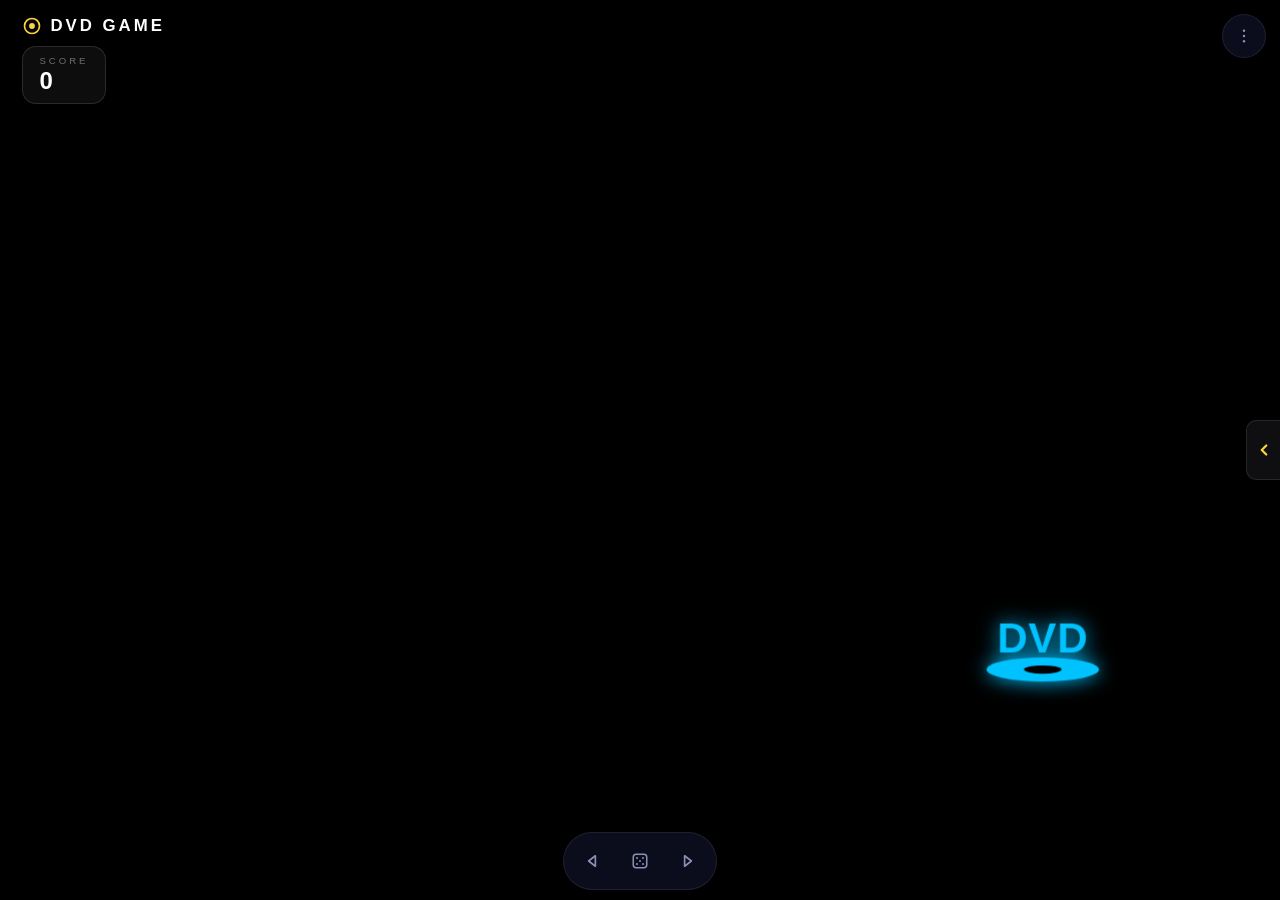
<file: game5.html>
<!DOCTYPE html>
<html lang="en">
<head>
<meta charset="UTF-8">
<meta name="viewport" content="width=device-width, initial-scale=1.0">
<meta name="theme-color" content="#000000">
<title>DVD Game — Cosmic Arcade</title>
<style>
  * { box-sizing: border-box; margin: 0; padding: 0; -webkit-tap-highlight-color: transparent; }
  html, body { height: 100%; overscroll-behavior: none; background: #000; }

  body {
    color: #eaeaea;
    font-family: -apple-system, BlinkMacSystemFont, 'Segoe UI', sans-serif;
    height: 100vh;
    height: 100dvh;
    overflow: hidden;
    position: relative;
    user-select: none;
  }

  /* ============ Full-bleed stage ============ */
  .dvd-stage {
    position: fixed; inset: 0;
    overflow: hidden;
    background: #000;
    z-index: 1;
  }

  .dvd-logo {
    position: absolute; top: 0; left: 0;
    width: clamp(88px, 16vw, 150px);
    color: #00f5c4;
    filter: drop-shadow(0 0 10px currentColor);
    will-change: transform;
    pointer-events: none;
  }
  .dvd-logo svg { display: block; width: 100%; height: auto; }

  .corner-flash {
    position: fixed; inset: 0; pointer-events: none;
    display: flex; align-items: center; justify-content: center;
    z-index: 5;
  }
  .corner-flash-text {
    font-family: 'Arial Black', sans-serif; font-style: italic; font-weight: 900;
    font-size: clamp(1.8rem, 8vw, 4.5rem); color: #fff;
    text-shadow: 0 0 40px #ffd23f;
    opacity: 0; transform: scale(0.5);
  }
  .corner-flash.flash-anim .corner-flash-text {
    animation: cornerPop 0.9s cubic-bezier(0.2,0.8,0.2,1);
  }
  @keyframes cornerPop {
    0% { opacity: 0; transform: scale(0.4); }
    25% { opacity: 1; transform: scale(1.15); }
    45% { transform: scale(1); }
    100% { opacity: 0; transform: scale(1.3); }
  }
  .corner-flash.flash-anim {
    animation: cornerBgFlash 0.5s ease-out;
  }
  @keyframes cornerBgFlash {
    0% { background: rgba(255,255,255,0.3); }
    100% { background: transparent; }
  }

  @keyframes bodyShake {
    10%, 90% { transform: translateX(-2px); }
    20%, 80% { transform: translateX(4px); }
    30%, 50%, 70% { transform: translateX(-6px); }
    40%, 60% { transform: translateX(6px); }
  }
  body.shake { animation: bodyShake 0.35s; }

  /* ============ Top overlay ============ */
  .top-overlay {
    position: fixed; top: 0; left: 0; right: 0;
    z-index: 20;
    padding-bottom: 40px;
    pointer-events: none;
  }
  .topbar, .score-chip {
    pointer-events: auto;
  }
  
  .topbar {
    display: flex; align-items: center; justify-content: space-between;
    padding: 1rem 1.4rem 0.4rem;
  }
  .game-title-wrap { display: flex; align-items: center; gap: 8px; }
  .game-title-wrap svg { width: 20px; height: 20px; color: #ffd23f; }
  .game-title {
    font-size: clamp(0.85rem, 2.4vw, 1.05rem);
    font-weight: 800; letter-spacing: 3px; text-transform: uppercase;
    color: #ffffff;
  }
    /* ============ Score chip ============ */
  .score-chip {
    margin: 0.2rem 1.4rem 0;
    display: inline-flex; flex-direction: column; gap: 1px;
    background: rgba(255,255,255,0.05);
    border: 1px solid rgba(255,255,255,0.12);
    border-radius: 14px;
    padding: 8px 16px;
    backdrop-filter: blur(10px); -webkit-backdrop-filter: blur(10px);
  }
  .hud-label {
    font-size: 0.6rem; letter-spacing: 3px; text-transform: uppercase;
    color: rgba(255,255,255,0.4); font-weight: 500;
  }
  .hud-value {
    font-size: clamp(1.15rem, 3.4vw, 1.5rem); font-weight: 700; color: #ffffff;
    font-variant-numeric: tabular-nums;
  }

  /* ============ Upgrade shop ============ */
  .upgrade-tab {
    position: fixed; top: 50%; right: 0; transform: translateY(-50%);
    width: 34px; height: 60px; border-radius: 10px 0 0 10px;
    background: #0f0f11; border: 1px solid rgba(255,255,255,0.1); border-right: none;
    color: #ffd23f; display: flex; align-items: center; justify-content: center;
    cursor: pointer; z-index: 50;
    transition: right .32s cubic-bezier(.2,.8,.2,1), bottom .32s cubic-bezier(.2,.8,.2,1), background .2s ease;
  }
  .upgrade-tab:hover { background: rgba(255,210,63,0.1); }
  .upgrade-tab.shifted { right: min(320px, 86vw); }
  .upgrade-tab svg { width: 18px; height: 18px; transition: transform .32s ease; }
  .upgrade-tab.shifted svg { transform: rotate(180deg); }

  .upgrade-panel {
    position: fixed; top: 50%; right: 0; 
    width: min(320px, 86vw);
    height: fit-content; max-height: 90vh;
    border-radius: 16px 0 0 16px;
    background: #0a0a0c;
    border: 1px solid rgba(255,255,255,0.08); border-right: none;
    display: flex; flex-direction: column;
    transform: translate(100%, -50%);
    transition: transform .32s cubic-bezier(.2,.8,.2,1);
    z-index: 45; overflow-y: auto;
  }
  .upgrade-panel.open { transform: translate(0, -50%); }

  .upgrade-header {
    padding: 1.4rem 1.3rem 1rem;
    padding-top: max(1.4rem, env(safe-area-inset-top));
    border-bottom: 1px solid rgba(255,255,255,0.06);
  }
  .upgrade-header h2 {
    font-size: 0.68rem; letter-spacing: 3px; text-transform: uppercase; color: #aaa; font-weight: 700;
    display: flex; align-items: center; gap: 8px; margin-bottom: 10px;
  }
  .upgrade-header h2 svg { width: 14px; height: 14px; color: #ffd23f; }
  .upgrade-panel-score-label {
    font-size: 0.55rem; letter-spacing: 2px; text-transform: uppercase;
    color: rgba(255,255,255,0.4); font-weight: 600;
  }
  .upgrade-panel-score {
    font-size: 1.6rem; font-weight: 700; color: #ffd23f;
    font-variant-numeric: tabular-nums;
  }

  .upgrade-list {
    padding: 1.2rem 1.1rem;
    padding-bottom: max(1.4rem, env(safe-area-inset-bottom));
    display: flex; flex-direction: column; gap: 10px;
  }

  .upgrade-card {
    position: relative;
    display: flex; align-items: center; gap: 12px;
    background: #121214; border: 1px solid rgba(255,255,255,0.05);
    border-radius: 12px; padding: 10px 10px 10px 14px;
    overflow: hidden;
  }
  .upgrade-card::before {
    content: ''; position: absolute; left: 0; top: 0; bottom: 0; width: 3px;
    background: var(--accent);
  }
  .upgrade-card[data-key="speed"]      { --accent: #00f5c4; }
  .upgrade-card[data-key="dvds"]       { --accent: #7c6cf0; }
  .upgrade-card[data-key="multiplier"] { --accent: #ffd23f; }

  .upgrade-icon {
    width: 38px; height: 38px; border-radius: 10px; flex-shrink: 0;
    display: flex; align-items: center; justify-content: center;
    background: color-mix(in srgb, var(--accent) 12%, transparent);
    color: var(--accent); font-size: 1.1rem; font-weight: 800;
  }
  .upgrade-info { flex: 1; min-width: 0; }
  .upgrade-name { font-size: 0.85rem; font-weight: 700; color: #e0e0e0; display: flex; align-items: center; gap: 6px; }
  .upgrade-level {
    font-size: 0.55rem; color: var(--accent);
    letter-spacing: 0.5px; text-transform: uppercase; font-weight: 700;
    background: color-mix(in srgb, var(--accent) 15%, transparent);
    padding: 2px 6px; border-radius: 6px;
  }
  .upgrade-desc { font-size: 0.65rem; color: #888; margin-top: 4px; }
  
  .upgrade-actions {
    display: flex; gap: 6px; align-items: stretch; flex-shrink: 0;
  }

  .devolve-btn {
    width: 28px; border-radius: 8px;
    background: transparent; border: 1px solid rgba(255,255,255,0.08);
    color: #666; display: flex; align-items: center; justify-content: center;
    cursor: pointer; transition: all .15s ease;
  }
  .devolve-btn:hover:not(:disabled) { 
    background: rgba(255,60,60,0.1); border-color: rgba(255,60,60,0.3); color: #ff5555; 
  }
  .devolve-btn:disabled { opacity: 0.2; cursor: not-allowed; }
  .devolve-btn svg { width: 14px; height: 14px; }

  .upgrade-buy {
    display: flex; flex-direction: column; align-items: center; justify-content: center; gap: 1px;
    background: color-mix(in srgb, var(--accent) 12%, transparent);
    border: 1px solid color-mix(in srgb, var(--accent) 30%, transparent);
    color: var(--accent); min-width: 50px;
    border-radius: 8px; padding: 6px 10px; cursor: pointer; font-family: inherit;
    transition: background .15s ease, opacity .15s ease;
  }
  .upgrade-buy:hover:not(:disabled) { background: color-mix(in srgb, var(--accent) 22%, transparent); }
  .upgrade-buy:disabled { opacity: 0.25; cursor: not-allowed; }
  .buy-label { font-size: 0.5rem; letter-spacing: 1px; text-transform: uppercase; font-weight: 700; }
  .buy-cost { font-size: 0.8rem; font-weight: 700; font-variant-numeric: tabular-nums; }

  /* ============ Bottom Menu specific to Mobile ============ */
  @media (max-width: 768px) {
    .upgrade-tab {
      top: auto; right: auto;
      bottom: 0; left: 50%;
      transform: translateX(-50%);
      width: 60px; height: 34px;
      border-radius: 10px 10px 0 0;
      border: 1px solid rgba(255,255,255,0.1); border-bottom: none;
    }
    .upgrade-tab.shifted {
      bottom: 300px;
      right: auto;
    }
    .upgrade-tab svg { transform: rotate(90deg); }
    .upgrade-tab.shifted svg { transform: rotate(270deg); }
    
    .upgrade-panel {
      top: auto; bottom: 0; right: 0; left: 0;
      width: 100%; height: fit-content; max-height: 80vh;
      border-radius: 16px 16px 0 0;
      border-left: none; border-right: none; border-top: 1px solid rgba(255,255,255,0.08);
      transform: translateY(100%);
    }
    .upgrade-panel.open {
      transform: translateY(0);
    }
  }

</style>
<link rel="stylesheet" href="shared.css">
    
      <link rel="icon" type="image/svg+xml" href="./favicon.svg?v=20260921-5">
</head>
<body data-game-index="4">
  <!-- Shared arcade controls are generated by shared.js. -->

  <div class="dvd-stage" id="dvd-stage">
    <div class="dvd-logo" id="dvd-logo">
      <svg viewBox="0 0 200 112" xmlns="http://www.w3.org/2000/svg">
        <text x="100" y="65" text-anchor="middle" font-family="Impact, 'Arial Black', sans-serif" font-weight="900" font-size="56" fill="currentColor" letter-spacing="1">DVD</text>
        <g transform="translate(100,88)">
          <ellipse rx="75" ry="16" fill="currentColor"></ellipse>
          <ellipse rx="25" ry="5.5" fill="#000"></ellipse>
        </g>
      </svg>
    </div>
  </div>
  <div class="corner-flash" id="corner-flash">
    <span class="corner-flash-text">CORNER! +100</span>
  </div>

  <div class="top-overlay">
    <div class="topbar">
      <div class="game-title-wrap">
        <svg viewBox="0 0 24 24" fill="none" stroke="currentColor" stroke-width="2" stroke-linecap="round" stroke-linejoin="round">
          <circle cx="12" cy="12" r="9"></circle>
          <circle cx="12" cy="12" r="2.5" fill="currentColor"></circle>
        </svg>
        <span class="game-title">DVD Game</span>
      </div>
</div>
    <div class="score-chip">
      <span class="hud-label">Score</span>
      <span class="hud-value" id="score">0</span>
    </div>
  </div>
</div>

  <button class="upgrade-tab" id="upgrade-tab" aria-label="Upgrades" type="button">
    <svg id="upgrade-tab-icon" viewBox="0 0 24 24" fill="none" stroke="currentColor" stroke-width="3" stroke-linecap="round" stroke-linejoin="round">
      <path d="M15 18l-6-6 6-6"></path>
    </svg>
  </button>

  <aside class="upgrade-panel" id="upgrade-panel">
    <div class="upgrade-header">
      <h2>
        <svg viewBox="0 0 24 24" fill="none" stroke="currentColor" stroke-width="2" stroke-linecap="round" stroke-linejoin="round">
          <path d="M12 19V5M5 12l7-7 7 7"></path>
        </svg>
        Upgrades
      </h2>
      <div class="upgrade-panel-score-label">DVD Points</div>
      <div class="upgrade-panel-score" id="panel-score">0</div>
    </div>

    <div class="upgrade-list">
      <div class="upgrade-card" data-key="speed">
        <div class="upgrade-icon">⚡</div>
        <div class="upgrade-info">
          <div class="upgrade-name">Speed <span class="upgrade-level lvl">0</span></div>
          <div class="upgrade-desc"></div>
        </div>
        <div class="upgrade-actions">
          <button class="devolve-btn" type="button" title="Refund Level">
            <svg viewBox="0 0 24 24" stroke="currentColor" stroke-width="2.5" fill="none" stroke-linecap="round" stroke-linejoin="round"><path d="M3 12a9 9 0 1 0 9-9 9.75 9.75 0 0 0-6.74 2.74L3 8"/><path d="M3 3v5h5"/></svg>
          </button>
          <button class="upgrade-buy" type="button">
            <span class="buy-label">Buy</span>
            <span class="buy-cost">15</span>
          </button>
        </div>
      </div>

      <div class="upgrade-card" data-key="dvds">
        <div class="upgrade-icon">💿</div>
        <div class="upgrade-info">
          <div class="upgrade-name">+1 DVD <span class="upgrade-level lvl">0</span></div>
          <div class="upgrade-desc"></div>
        </div>
        <div class="upgrade-actions">
          <button class="devolve-btn" type="button" title="Refund Level">
            <svg viewBox="0 0 24 24" stroke="currentColor" stroke-width="2.5" fill="none" stroke-linecap="round" stroke-linejoin="round"><path d="M3 12a9 9 0 1 0 9-9 9.75 9.75 0 0 0-6.74 2.74L3 8"/><path d="M3 3v5h5"/></svg>
          </button>
          <button class="upgrade-buy" type="button">
            <span class="buy-label">Buy</span>
            <span class="buy-cost">50</span>
          </button>
        </div>
      </div>

      <div class="upgrade-card" data-key="multiplier">
        <div class="upgrade-icon">×</div>
        <div class="upgrade-info">
          <div class="upgrade-name">Score <span class="upgrade-level lvl">0</span></div>
          <div class="upgrade-desc"></div>
        </div>
        <div class="upgrade-actions">
          <button class="devolve-btn" type="button" title="Refund Level">
            <svg viewBox="0 0 24 24" stroke="currentColor" stroke-width="2.5" fill="none" stroke-linecap="round" stroke-linejoin="round"><path d="M3 12a9 9 0 1 0 9-9 9.75 9.75 0 0 0-6.74 2.74L3 8"/><path d="M3 3v5h5"/></svg>
          </button>
          <button class="upgrade-buy" type="button">
            <span class="buy-label">Buy</span>
            <span class="buy-cost">30</span>
          </button>
        </div>
      </div>
    </div>
  </aside>

  

<script src="shared.js?v=20260922"></script>
<script>
  // ===========================================================
  // DVD bounce physics 
  // ===========================================================
  const stageEl = document.getElementById('dvd-stage');
  const scoreEl = document.getElementById('score');
  const panelScoreEl = document.getElementById('panel-score');
  const cornerFlashEl = document.getElementById('corner-flash');
  const baseLogoEl = document.getElementById('dvd-logo');
  const logoInnerHTML = baseLogoEl.innerHTML;
  baseLogoEl.removeAttribute('id');

  const COLORS = ['#00f5c4', '#ff3d6e', '#ffd23f', '#7c6cf0', '#00c2ff', '#ff8a3d', '#39ff88', '#ff5ec4', '#ffffff'];

  let balls = []; 
  let logoW = 0, logoH = 0, stageW = 0, stageH = 0;
  let score = 0, corners = 0;
  let lastTime = 0;
  let fairnessScale = 1;

  const upgrades = {
    speed:      { level: 0, baseCost: 15,  growth: 1.15 },
    dvds:       { level: 0, baseCost: 50,  growth: 1.3, max: 7 }, 
    multiplier: { level: 0, baseCost: 30,  growth: 1.25 }
  };

  function upgradeCost(key, levelOffset = 0) {
    const u = upgrades[key];
    return Math.floor(u.baseCost * Math.pow(u.growth, u.level + levelOffset));
  }
  function speedMultiplier() { return 1 + upgrades.speed.level * 0.15; }
  function pointMultiplier() { return 1 + upgrades.multiplier.level * 0.5; }

  function measure() {
    stageW = stageEl.clientWidth;
    stageH = stageEl.clientHeight;
    logoW = baseLogoEl.offsetWidth;
    logoH = baseLogoEl.offsetHeight;

    /* Small screens have a much shorter travel path to the walls. Slow the
       whole simulation proportionally so corner-hit opportunities stay fair. */
    const travelW = Math.max(stageW - logoW, 1);
    const travelH = Math.max(stageH - logoH, 1);
    const referenceTravelW = 1216;
    const referenceTravelH = 684;
    const referenceCollisionRate = (1 / referenceTravelW) + (1 / referenceTravelH);
    const currentCollisionRate = (1 / travelW) + (1 / travelH);
    fairnessScale = Math.max(0.35, Math.min(1, referenceCollisionRate / currentCollisionRate));
  }

  function pickNewColor(ball) {
    let idx;
    do { idx = Math.floor(Math.random() * COLORS.length); } while (idx === ball.colorIdx && COLORS.length > 1);
    ball.colorIdx = idx;
    ball.el.style.color = COLORS[idx];
  }

  function createBallElement() {
    const el = document.createElement('div');
    el.className = 'dvd-logo';
    el.innerHTML = logoInnerHTML;
    stageEl.appendChild(el);
    return el;
  }

  function resetBallPosition(ball) {
    ball.x = Math.random() * Math.max(stageW - logoW, 0);
    ball.y = Math.random() * Math.max(stageH - logoH, 0);
    const angle = (20 + Math.random() * 50) * (Math.PI / 180); 
    const speed = 230 * speedMultiplier();
    ball.vx = (Math.random() < 0.5 ? -1 : 1) * speed * Math.cos(angle);
    ball.vy = (Math.random() < 0.5 ? -1 : 1) * speed * Math.sin(angle);
    pickNewColor(ball);
    ball.el.style.transform = 'translate(' + ball.x + 'px, ' + ball.y + 'px)';
  }

  function spawnBall(el) {
    const ball = { el, x: 0, y: 0, vx: 0, vy: 0, colorIdx: -1 };
    resetBallPosition(ball);
    balls.push(ball);
  }

  function triggerCornerEffects() {
    cornerFlashEl.classList.remove('flash-anim');
    void cornerFlashEl.offsetWidth;
    cornerFlashEl.classList.add('flash-anim');

    document.body.classList.remove('shake');
    void document.body.offsetWidth;
    document.body.classList.add('shake');
  }

  function updateScore() {
    scoreEl.innerText = score;
    panelScoreEl.innerText = score;
    renderUpgradePanel();
  }

  function tick(now) {
    if (!lastTime) lastTime = now;
    let dt = (now - lastTime) / 1000;
    dt = Math.min(dt, 0.05) * fairnessScale; 
    lastTime = now;

    balls.forEach(ball => {
      let nx = ball.x + ball.vx * dt;
      let ny = ball.y + ball.vy * dt;
      let hitX = false, hitY = false;

      if (nx <= 0) { nx = 0; ball.vx = -ball.vx; hitX = true; }
      else if (nx + logoW >= stageW) { nx = stageW - logoW; ball.vx = -ball.vx; hitX = true; }

      if (ny <= 0) { ny = 0; ball.vy = -ball.vy; hitY = true; }
      else if (ny + logoH >= stageH) { ny = stageH - logoH; ball.vy = -ball.vy; hitY = true; }

      ball.x = nx; ball.y = ny;

      if (hitX && hitY) {
        corners++;
        score += Math.round(100 * pointMultiplier());
        updateScore();
        pickNewColor(ball);
        triggerCornerEffects();
      } else if (hitX || hitY) {
        score += Math.round(1 * pointMultiplier());
        updateScore();
        pickNewColor(ball);
      }

      ball.el.style.transform = 'translate(' + ball.x + 'px, ' + ball.y + 'px)';
    });

    requestAnimationFrame(tick);
  }

  let resizeTimer;
  window.addEventListener('resize', () => {
    clearTimeout(resizeTimer);
    resizeTimer = setTimeout(() => {
      measure();
      balls.forEach(ball => {
        ball.x = Math.min(ball.x, Math.max(stageW - logoW, 0));
        ball.y = Math.min(ball.y, Math.max(stageH - logoH, 0));
        ball.el.style.transform = 'translate(' + ball.x + 'px, ' + ball.y + 'px)';
      });
      if (window.innerWidth <= 768 && upgradePanel.classList.contains('open')) {
        upgradeTab.style.bottom = `${upgradePanel.offsetHeight}px`;
      } else {
        upgradeTab.style.bottom = '';
      }
    }, 120);
  });

  // ---- Upgrade shop ----
  function buyUpgrade(key) {
    const u = upgrades[key];
    if (key === 'dvds' && u.level >= u.max) return;

    const cost = upgradeCost(key);
    if (score < cost) return;
    score -= cost;

    if (key === 'speed') {
      const oldMult = speedMultiplier();
      u.level++;
      const ratio = speedMultiplier() / oldMult;
      balls.forEach(b => { b.vx *= ratio; b.vy *= ratio; });
    } else if (key === 'dvds') {
      u.level++;
      spawnBall(createBallElement());
    } else {
      u.level++;
    }
    updateScore();
  }

  function devolveUpgrade(key) {
    const u = upgrades[key];
    if (u.level <= 0) return;

    // Refund exactly half of what the PREVIOUS level cost
    const lastCost = upgradeCost(key, -1);
    score += Math.floor(lastCost / 2);

    if (key === 'speed') {
      const oldMult = speedMultiplier();
      u.level--;
      const ratio = speedMultiplier() / oldMult;
      balls.forEach(b => { b.vx *= ratio; b.vy *= ratio; });
    } else if (key === 'dvds') {
      u.level--;
      const removedBall = balls.pop();
      if (removedBall && removedBall.el && removedBall.el.parentNode) {
        removedBall.el.parentNode.removeChild(removedBall.el);
      }
    } else {
      u.level--;
    }
    updateScore();
  }

  function renderUpgradePanel() {
    // Simplified descriptions for a cleaner UI
    document.querySelector('.upgrade-card[data-key="speed"] .upgrade-desc').innerText =
      '+' + Math.round((speedMultiplier() - 1) * 100) + '% velocity';
    document.querySelector('.upgrade-card[data-key="dvds"] .upgrade-desc').innerText =
      balls.length + ' / ' + (1 + upgrades.dvds.max) + ' active';
    document.querySelector('.upgrade-card[data-key="multiplier"] .upgrade-desc').innerText =
      '×' + pointMultiplier().toFixed(1) + ' per hit';

    Object.keys(upgrades).forEach(key => {
      const card = document.querySelector('.upgrade-card[data-key="' + key + '"]');
      const u = upgrades[key];
      
      card.querySelector('.lvl').innerText = `Lvl ${u.level}`;
      
      const costEl = card.querySelector('.buy-cost');
      const buyBtn = card.querySelector('.upgrade-buy');
      const devolveBtn = card.querySelector('.devolve-btn');

      devolveBtn.disabled = u.level === 0;

      if (key === 'dvds' && u.level >= u.max) {
        costEl.innerText = 'MAX';
        buyBtn.disabled = true;
        return;
      }

      const cost = upgradeCost(key);
      costEl.innerText = cost;
      buyBtn.disabled = score < cost;
    });
  }

  document.querySelectorAll('.upgrade-card').forEach(card => {
    const key = card.dataset.key;
    card.querySelector('.upgrade-buy').addEventListener('click', () => buyUpgrade(key));
    card.querySelector('.devolve-btn').addEventListener('click', () => devolveUpgrade(key));
  });

  const upgradeTab = document.getElementById('upgrade-tab');
  const upgradePanel = document.getElementById('upgrade-panel');
  
  upgradeTab.addEventListener('click', () => {
    const open = upgradePanel.classList.toggle('open');
    upgradeTab.classList.toggle('shifted', open);
    
    // Auto-adjust bottom spacing for mobile tab based on exact panel height
    if (window.innerWidth <= 768) {
      if (open) {
        upgradeTab.style.bottom = `${upgradePanel.offsetHeight}px`;
      } else {
        upgradeTab.style.bottom = '0px';
      }
    }
  });


  window.onload = () => {
    measure();
    spawnBall(baseLogoEl);
    renderUpgradePanel();
    requestAnimationFrame(tick);
  };

  // ===========================================================
</script>
</body>
</html>
</file>
<file: shared.css>
:root{
  color-scheme:dark;
  --void:#05060f;
  --void-2:#0a0d20;
  --panel-glass:rgba(12,15,32,0.55);
  --panel-glass-solid:rgba(12,15,32,0.92);
  --panel-border:rgba(255,255,255,0.08);
  --grid-line:rgba(148,140,255,0.05);
  --orbit-line:rgba(148,140,255,0.16);
  --nebula-violet:#7c6cf0;
  --nebula-rose:#ef6c9b;
  --stellar-gold:#f0c26e;
  --text-primary:#f5f3ff;
  --text-muted:#8d90b3;
  --shadow-soft:0 20px 60px rgba(0,0,0,0.55);
  --radius-lg:26px;
  --radius-md:16px;
}
*{box-sizing:border-box;margin:0;padding:0;-webkit-tap-highlight-color:transparent}
html{background:var(--void);background-color:var(--void);color-scheme:dark}
html.no-motion *{animation-duration:.001ms!important;animation-iteration-count:1!important;transition-duration:.001ms!important;scroll-behavior:auto!important}
body{background:var(--void);background-color:var(--void);color:var(--text-primary);color-scheme:dark;font-family:'Inter',sans-serif;width:100%;min-height:100vh;min-height:100dvh;position:relative;overflow-x:hidden;display:flex;flex-direction:column;gap:20px;padding:max(14px,env(safe-area-inset-top)) 0 max(14px,env(safe-area-inset-bottom)) 0}
.bg-void{position:fixed;inset:0;z-index:-5;pointer-events:none;background:radial-gradient(ellipse 80% 60% at 20% 15%,rgba(124,108,240,.16),transparent 60%),radial-gradient(ellipse 70% 55% at 85% 80%,rgba(239,108,155,.10),transparent 60%),radial-gradient(ellipse 100% 100% at 50% 50%,var(--void-2),var(--void) 70%)}
.bg-grid{position:fixed;inset:0;z-index:-4;pointer-events:none;background-image:linear-gradient(var(--grid-line) 1px,transparent 1px),linear-gradient(90deg,var(--grid-line) 1px,transparent 1px);background-size:6vh 6vh;background-position:center;mask-image:radial-gradient(ellipse 90% 80% at 50% 50%,black 40%,transparent 90%);-webkit-mask-image:radial-gradient(ellipse 90% 80% at 50% 50%,black 40%,transparent 90%)}
.bg-orbit-wrap{position:fixed;top:50%;left:50%;width:135vmax;height:135vmax;transform:translate(-50%,-50%);z-index:-3;pointer-events:none;opacity:.55;animation:orbitSpin 420s linear infinite}
html.no-motion .bg-orbit-wrap{animation:none}@keyframes orbitSpin{to{transform:translate(-50%,-50%) rotate(360deg)}}
#orbit-svg circle.orbit-ring{fill:none;stroke:var(--orbit-line);stroke-width:1}#orbit-svg line.orbit-spoke{stroke:var(--orbit-line);stroke-width:1}#orbit-svg circle.orbit-sun{fill:var(--stellar-gold);opacity:.55}#starfield{position:fixed;inset:0;z-index:-2;pointer-events:none;width:100%;height:100%}

/* ============ Shared arcade controls ============ */
.settings-btn{
  position:fixed!important;
  top:max(14px,env(safe-area-inset-top))!important;
  right:max(14px,env(safe-area-inset-right))!important;
  width:44px!important;height:44px!important;
  margin:0!important;padding:0!important;
  display:flex!important;align-items:center!important;justify-content:center!important;
  background:var(--panel-glass-solid)!important;
  backdrop-filter:blur(18px);-webkit-backdrop-filter:blur(18px);
  border:1px solid var(--panel-border);
  border-radius:50%!important;
  color:var(--text-muted);cursor:pointer;z-index:1000!important;
  box-shadow:0 10px 30px rgba(0,0,0,.35);
  transition:background .2s ease,color .2s ease,border-color .2s ease,transform .15s ease;
}
.settings-btn:hover{background:rgba(255,255,255,.08);color:var(--text-primary);border-color:rgba(255,255,255,.16)}
.settings-btn:active{transform:scale(.94)}
.settings-btn:focus-visible{outline:2px solid var(--stellar-gold);outline-offset:2px}
.settings-btn svg{width:18px;height:18px}
.settings-panel{
  position:fixed!important;
  top:calc(max(14px,env(safe-area-inset-top)) + 54px)!important;
  right:max(14px,env(safe-area-inset-right))!important;
  width:min(280px,calc(100vw - 28px));
  background:var(--panel-glass-solid);
  backdrop-filter:blur(24px);-webkit-backdrop-filter:blur(24px);
  border:1px solid var(--panel-border);border-radius:var(--radius-md);
  box-shadow:var(--shadow-soft);padding:18px;z-index:1010!important;
  opacity:0;pointer-events:none;transform:translateY(-8px);
  transition:opacity .25s ease,transform .25s ease
}
.settings-panel.open{opacity:1;pointer-events:auto;transform:translateY(0)}
.settings-panel h2{font-family:'Space Mono',monospace;font-size:.75rem;letter-spacing:2px;text-transform:uppercase;color:var(--text-muted);margin-bottom:14px}
.settings-row{display:flex;align-items:center;justify-content:space-between;padding:10px 0;border-top:1px solid var(--panel-border)}
.settings-row:first-of-type{border-top:none}
.settings-row span{font-size:.9rem;color:var(--text-primary)}
.settings-toggle{
  width:40px;height:22px;border-radius:20px;
  background:rgba(255,255,255,.12);border:1px solid var(--panel-border);
  position:relative;cursor:pointer;transition:background .2s ease,border-color .2s ease;
}
.settings-toggle::after{content:'';position:absolute;top:2px;left:2px;width:16px;height:16px;border-radius:50%;background:var(--text-muted);transition:transform .2s ease,background .2s ease}
.settings-toggle.on{background:rgba(124,108,240,.35);border-color:var(--nebula-violet)}
.settings-toggle.on::after{transform:translateX(18px);background:var(--nebula-violet)}

.game-nav{
  position:fixed;left:50%;bottom:max(10px,env(safe-area-inset-bottom));
  transform:translateX(-50%);
  display:flex;align-items:center;gap:4px;
  background:var(--panel-glass-solid);
  backdrop-filter:blur(24px);-webkit-backdrop-filter:blur(24px);
  border:1px solid var(--panel-border);padding:6px;
  box-shadow:var(--shadow-soft);z-index:99;border-radius:50px;
}
.game-nav-btn{
  flex:0 0 44px;width:44px;height:44px;
  background:transparent;border:none;color:var(--text-muted);
  border-radius:50%;display:flex;align-items:center;justify-content:center;
  cursor:pointer;text-decoration:none;
  transition:background .2s ease,color .2s ease,transform .15s ease;
  -webkit-tap-highlight-color:transparent;
}
.game-nav-btn svg{width:18px;height:18px;pointer-events:none}
.game-nav-btn:hover{background:rgba(255,255,255,.08);color:var(--text-primary)}
.game-nav-btn:active{transform:scale(.94)}
.game-nav-btn:focus-visible{outline:2px solid var(--text-primary);outline-offset:2px}
.game-nav-btn.random-btn{color:var(--text-muted)}
.game-nav-btn.random-btn:hover{background:rgba(255,255,255,.08);color:var(--text-primary)}
.game-nav-toggle{display:none;}
@media(max-width:991px){
  .settings-btn{top:max(10px,env(safe-area-inset-top))!important;right:max(10px,env(safe-area-inset-right))!important;width:42px!important;height:42px!important}
  .settings-panel{top:calc(max(10px,env(safe-area-inset-top)) + 50px)!important;right:max(10px,env(safe-area-inset-right))!important;width:min(280px,calc(100vw - 20px))}
  .game-nav{
    left:auto!important;right:max(12px,env(safe-area-inset-right))!important;
    bottom:max(12px,env(safe-area-inset-bottom))!important;
    transform:none!important;width:52px!important;height:52px!important;min-width:52px!important;max-width:none!important;
    padding:0!important;gap:0!important;border-radius:50%!important;overflow:visible!important;
    display:flex!important;align-items:center!important;justify-content:center!important;z-index:1050!important;
  }
  .game-nav::before{display:none!important;content:none!important}
  .game-nav-toggle{
    display:flex!important;align-items:center!important;justify-content:center!important;
    width:52px!important;height:52px!important;min-width:52px!important;
    padding:0!important;border:1px solid var(--panel-border)!important;border-radius:50%!important;
    background:var(--panel-glass-solid)!important;color:var(--text-primary)!important;
    box-shadow:var(--shadow-soft);cursor:pointer;transition:transform .2s ease,color .2s ease;
  }
  .game-nav-toggle svg{width:21px!important;height:21px!important;pointer-events:none}
  .game-nav-btn{
    position:absolute!important;right:5px!important;
    width:42px!important;height:42px!important;min-width:42px!important;flex:0 0 42px!important;
    padding:0!important;border-radius:50%!important;
    opacity:0!important;transform:translateY(6px) scale(.72)!important;
    pointer-events:none!important;background:var(--panel-glass-solid)!important;
    border:1px solid var(--panel-border)!important;box-shadow:0 12px 28px rgba(0,0,0,.35);
    transition:opacity .18s ease,transform .18s ease,background .2s ease,color .2s ease;
  }
  #back-game-btn{bottom:58px!important}
  #random-game-btn{bottom:108px!important}
  #next-game-btn{bottom:158px!important}
  .game-nav.mobile-expanded .game-nav-btn{
    opacity:1!important;transform:translateY(0) scale(1)!important;pointer-events:auto!important;
  }
  .game-nav.mobile-expanded .game-nav-toggle{
    color:var(--text-primary)!important;transform:rotate(45deg);
  }
  .game-nav-btn svg{width:18px!important;height:18px!important}
  .game-nav-btn,.game-nav-btn.random-btn,.game-nav-btn:focus,.game-nav-btn:focus-visible,.game-nav-btn:active{
    color:var(--text-muted)!important;
    outline:none!important;
    -webkit-tap-highlight-color:transparent!important;
  }
  .game-nav-toggle,.game-nav-toggle:focus,.game-nav-toggle:focus-visible,.game-nav-toggle:active{
    color:var(--text-primary)!important;
    outline:none!important;
    -webkit-tap-highlight-color:transparent!important;
  }
  body[data-game-index="0"]{padding-bottom:88px!important}
}
@media(prefers-reduced-motion:reduce){
  .settings-btn,.settings-panel,.game-nav-btn{transition:none}
}
body[data-game-index="0"] header,body[data-game-index="2"] header{flex:0 0 auto;display:flex;flex-direction:column;align-items:center;text-align:center;gap:4px;z-index:10}
body[data-game-index="0"] h1,body[data-game-index="2"] h1{font-family:'Fraunces',serif;font-weight:600;font-style:normal;font-size:clamp(1.5rem,5vw,2.5rem);letter-spacing:-.01em;color:#fff;text-shadow:0 2px 24px rgba(124,108,240,.35)}
body[data-game-index="0"] header .eyebrow,body[data-game-index="2"] header .eyebrow{font-family:'Space Mono',monospace;font-size:clamp(.62rem,1.8vw,.8rem);letter-spacing:3px;text-transform:uppercase;color:var(--nebula-violet)}
.app-container{flex:1;display:flex;flex-direction:column;gap:20px;width:100%;max-width:1600px;margin:0 auto;z-index:10;min-height:0}
.glass-panel{background:var(--panel-glass);backdrop-filter:blur(24px);-webkit-backdrop-filter:blur(24px);border:1px solid var(--panel-border);border-radius:var(--radius-lg);box-shadow:var(--shadow-soft);display:flex;flex-direction:column;min-height:0}
.stage{flex:1;display:flex;flex-direction:column;align-items:center;justify-content:center;text-align:center;gap:14px;background:var(--panel-glass);backdrop-filter:blur(24px);-webkit-backdrop-filter:blur(24px);border:1px solid var(--panel-border);border-radius:var(--radius-lg);box-shadow:var(--shadow-soft);padding:48px 32px;max-width:560px;margin:0 auto}
.stage-number{font-family:'Space Mono',monospace;font-size:.75rem;letter-spacing:3px;text-transform:uppercase;color:var(--nebula-violet)}.stage h2{font-family:'Fraunces',serif;font-weight:600;font-size:clamp(1.6rem,5vw,2.4rem);color:#fff;text-shadow:0 2px 24px rgba(124,108,240,.35)}.stage p{font-size:.95rem;color:var(--text-muted);max-width:38ch;line-height:1.5}

@media (max-width:991px){
  body{padding-left:0;padding-right:0;gap:14px}
}
@media(prefers-reduced-motion:reduce){
  .settings-btn,.settings-panel,.game-nav-btn{transition:none}
}
</file>
